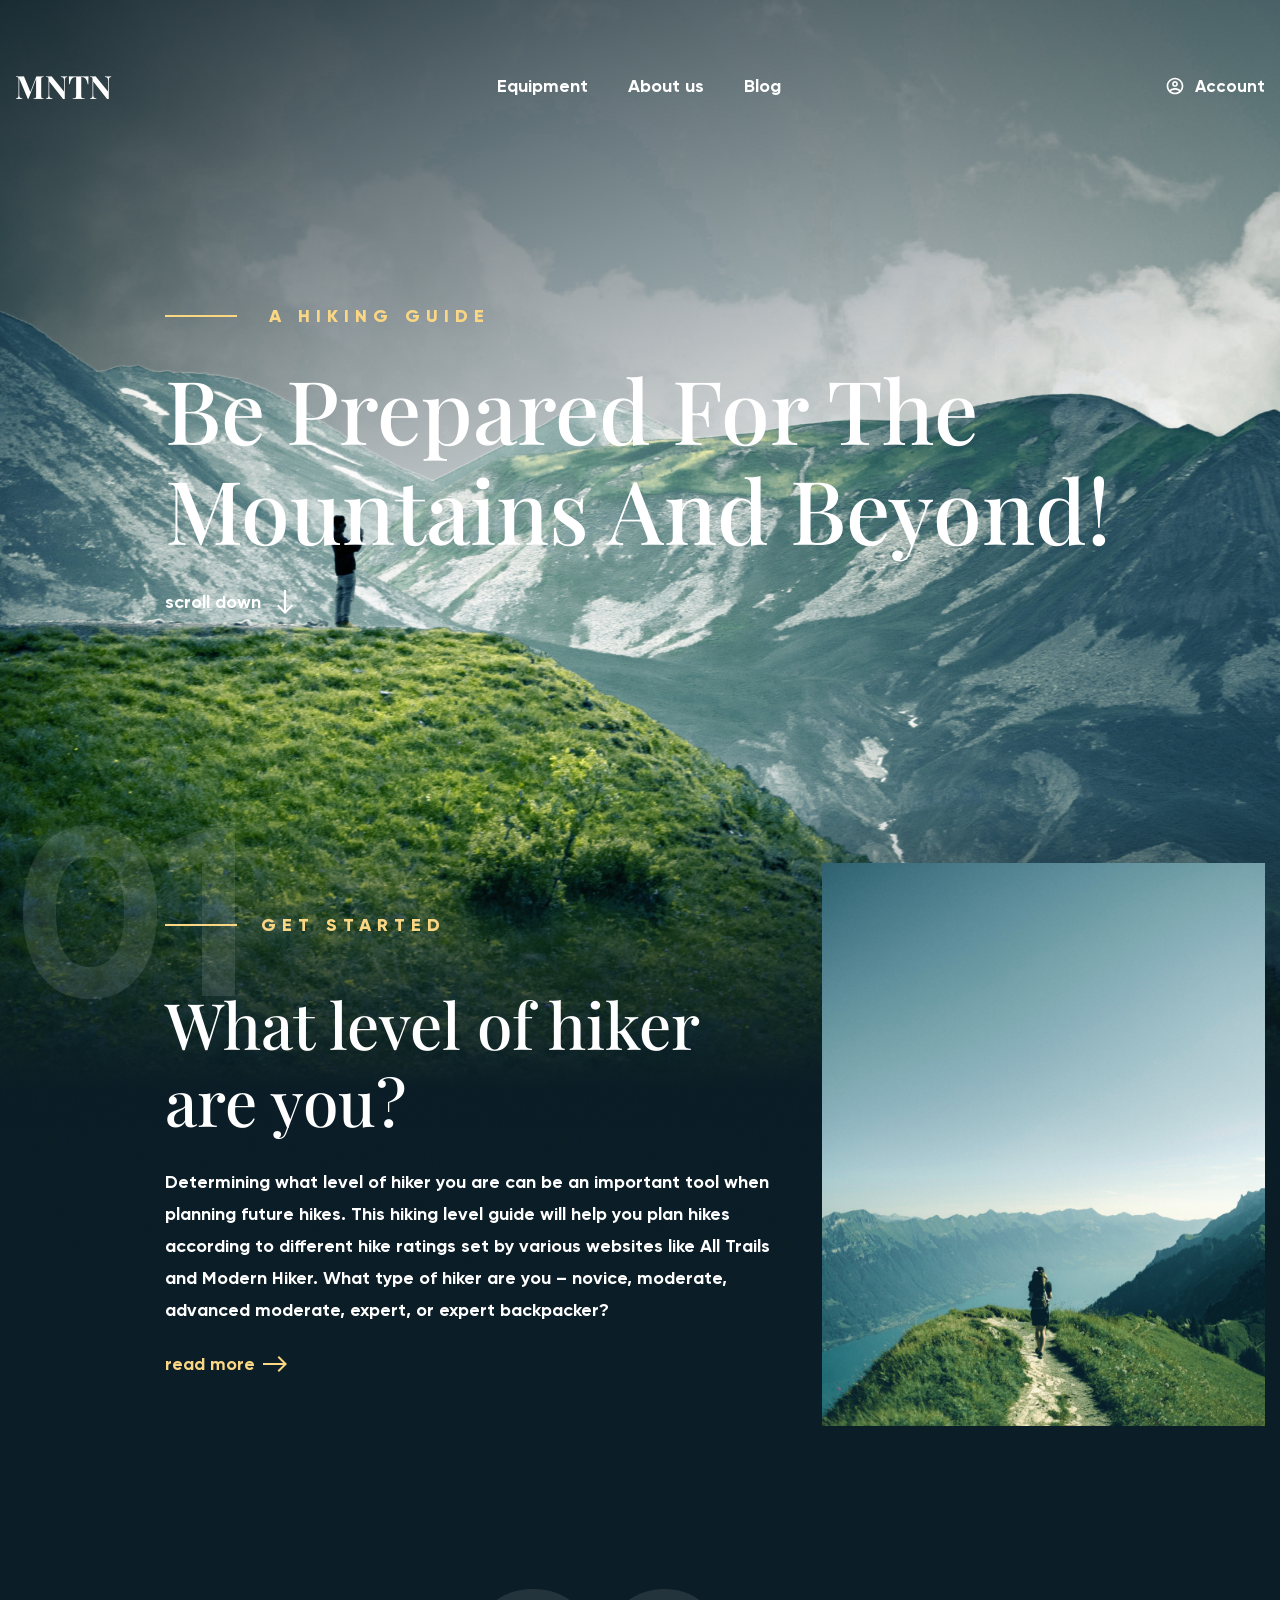
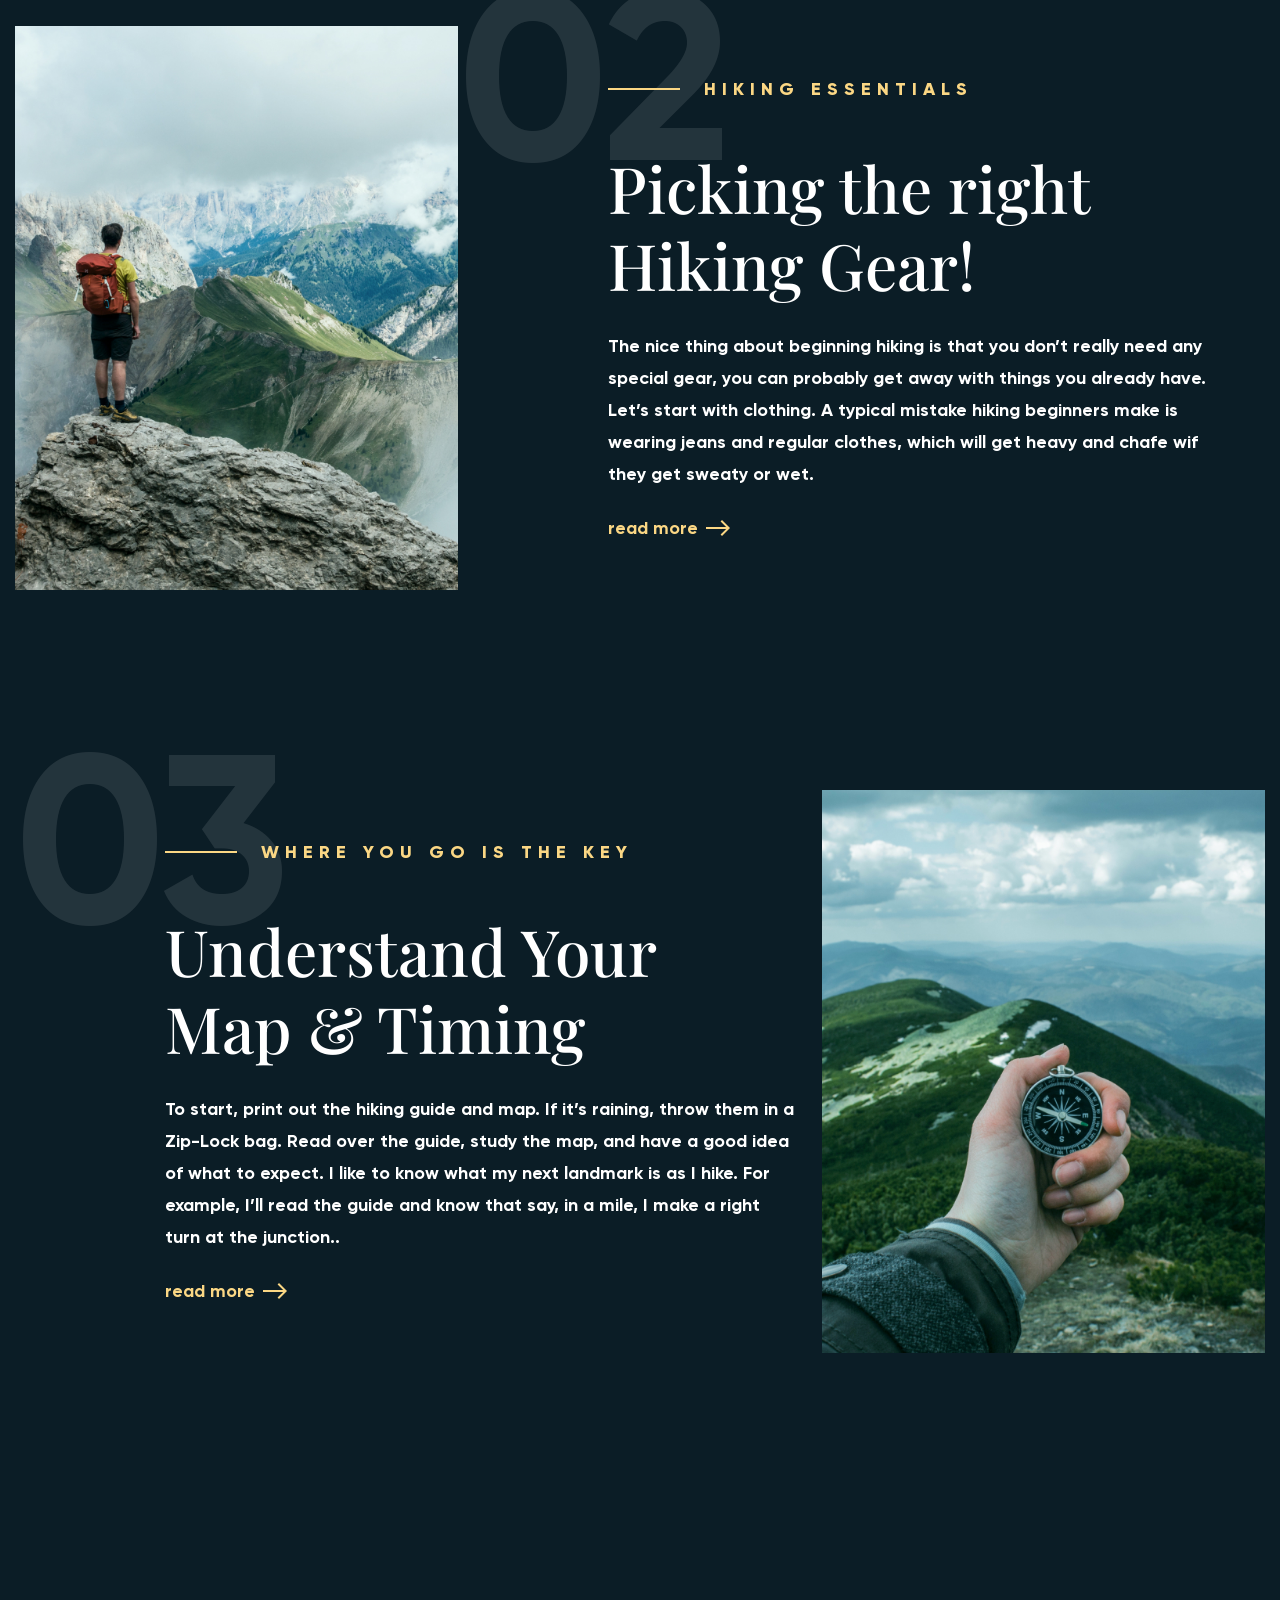
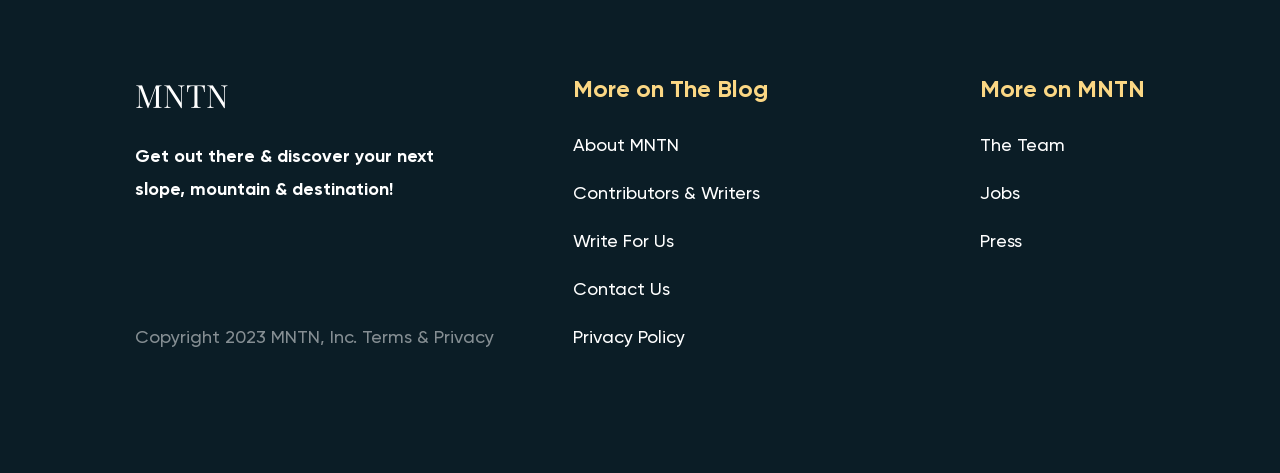
<file: index.html>
<!DOCTYPE html>
<html lang="en">
  <head>
    <meta charset="UTF-8" />
    <meta http-equiv="X-UA-Compatible" content="IE=edge" />
    <meta name="viewport" content="width=device-width, initial-scale=1.0" />
    <title>MNTN</title>
    <link rel="stylesheet" href="./css/main.css" />
    <link rel="stylesheet" href="./css/media.css" />
    <link rel="stylesheet" href="./fonts/Gilroy/stylesheet.css" />
    <link rel="preconnect" href="https://fonts.googleapis.com" />
    <link rel="preconnect" href="https://fonts.gstatic.com" crossorigin />
    <link
      href="https://fonts.googleapis.com/css2?family=Playfair+Display:wght@500;600;700&display=swap"
      rel="stylesheet"
    />
  </head>
  <body>
    <header class="header">
      <nav class="nav-wrapper">
        <div class="container-wide">
          <div class="row space-between align-center">
            <h2 class="logo">MNTN</h2>

            <div class="nav">
              <ul>
                <li><a href="#">Equipment</a></li>
                <li><a href="#">About us</a></li>
                <li><a href="#">Blog</a></li>
              </ul>
            </div>
            <a href="#" class="account">Account</a>

            <button class="nav-button">
              <span class="nav-button-icon"></span>
            </button>

            <div class="mobile-nav">
              <div class="nav">
                <ul>
                  <li><a href="#">Equipment</a></li>
                  <li><a href="#">About us</a></li>
                  <li><a href="#">Blog</a></li>
                </ul>
              </div>
              <a href="#" class="account">Account</a>
            </div>
          </div>
        </div>
      </nav>

      <a href="#" class="hero">
        <div class="hero-category">A Hiking guide</div>
        <h1 class="hero-title">Be prepared for the Mountains and beyond!</h1>
        <p class="hero-scroll">scroll down</p>
      </a>
    </header>

    <main class="main">
      <div class="container">
        <article class="article">
          <div class="article-text" data-number="01">
            <div class="article-subtitle">Get Started</div>
            <h2 class="article-title">What level of hiker are you?</h2>
            <p>
              Determining what level of hiker you are can be an important tool
              when planning future hikes. This hiking level guide will help you
              plan hikes according to different hike ratings set by various
              websites like All Trails and Modern Hiker. What type of hiker are
              you – novice, moderate, advanced moderate, expert, or expert
              backpacker?
            </p>
            <a href="#" class="article-read-more">read more</a>
          </div>
          <div class="article-img">
            <img
              src="./img/pictures/01.jpg"
              alt="What level of  hiker are you?"
            />
          </div>
        </article>

        <article class="article">
          <div class="article-text" data-number="02">
            <div class="article-subtitle">Hiking Essentials</div>
            <h2 class="article-title">Picking the right Hiking Gear!</h2>
            <p>
              The nice thing about beginning hiking is that you don’t really
              need any special gear, you can probably get away with things you
              already have. Let’s start with clothing. A typical mistake hiking
              beginners make is wearing jeans and regular clothes, which will
              get heavy and chafe wif they get sweaty or wet.
            </p>
            <a href="#" class="article-read-more">read more</a>
          </div>
          <div class="article-img">
            <img
              src="./img/pictures/02.jpg"
              alt="What level of  hiker are you?"
            />
          </div>
        </article>

        <article class="article">
          <div class="article-text" data-number="03">
            <div class="article-subtitle">where you go is the key</div>
            <h2 class="article-title">Understand Your Map & Timing</h2>
            <p>
              To start, print out the hiking guide and map. If it’s raining,
              throw them in a Zip-Lock bag. Read over the guide, study the map,
              and have a good idea of what to expect. I like to know what my
              next landmark is as I hike. For example, I’ll read the guide and
              know that say, in a mile, I make a right turn at the junction..
            </p>
            <a href="#" class="article-read-more">read more</a>
          </div>
          <div class="article-img">
            <img
              src="./img/pictures/03.jpg"
              alt="What level of  hiker are you?"
            />
          </div>
        </article>
      </div>
    </main>

    <footer class="footer">
      <div class="container">
        <div class="footer-row">
          <div class="footer-copyright">
            <div class="footer-copyright-logo">
              <div class="logo">MNTN</div>
            </div>
            <p class="footer-copyright-desc">
              Get out there & discover your next slope, mountain & destination!
            </p>
            <p class="footer-copyright-terms">
              Copyright 2023 MNTN, Inc. Terms & Privacy
            </p>
          </div>

          <div class="footer-nav-wrapper">
            <div class="footer-nav">
              <h4 class="footer-nav-title">More on The Blog</h4>
              <ul>
                <li><a href="#">About MNTN</a></li>
                <li><a href="#">Contributors & Writers</a></li>
                <li><a href="#">Write For Us</a></li>
                <li><a href="#">Contact Us</a></li>
                <li><a href="#">Privacy Policy</a></li>
              </ul>
            </div>

            <div class="footer-nav">
              <h4 class="footer-nav-title">More on MNTN</h4>
              <ul>
                <li><a href="#">The Team</a></li>
                <li><a href="#">Jobs</a></li>
                <li><a href="#">Press</a></li>
              </ul>
            </div>
          </div>
        </div>
      </div>
    </footer>

    <script src="./js/main.js"></script>
  </body>
</html>
</file>
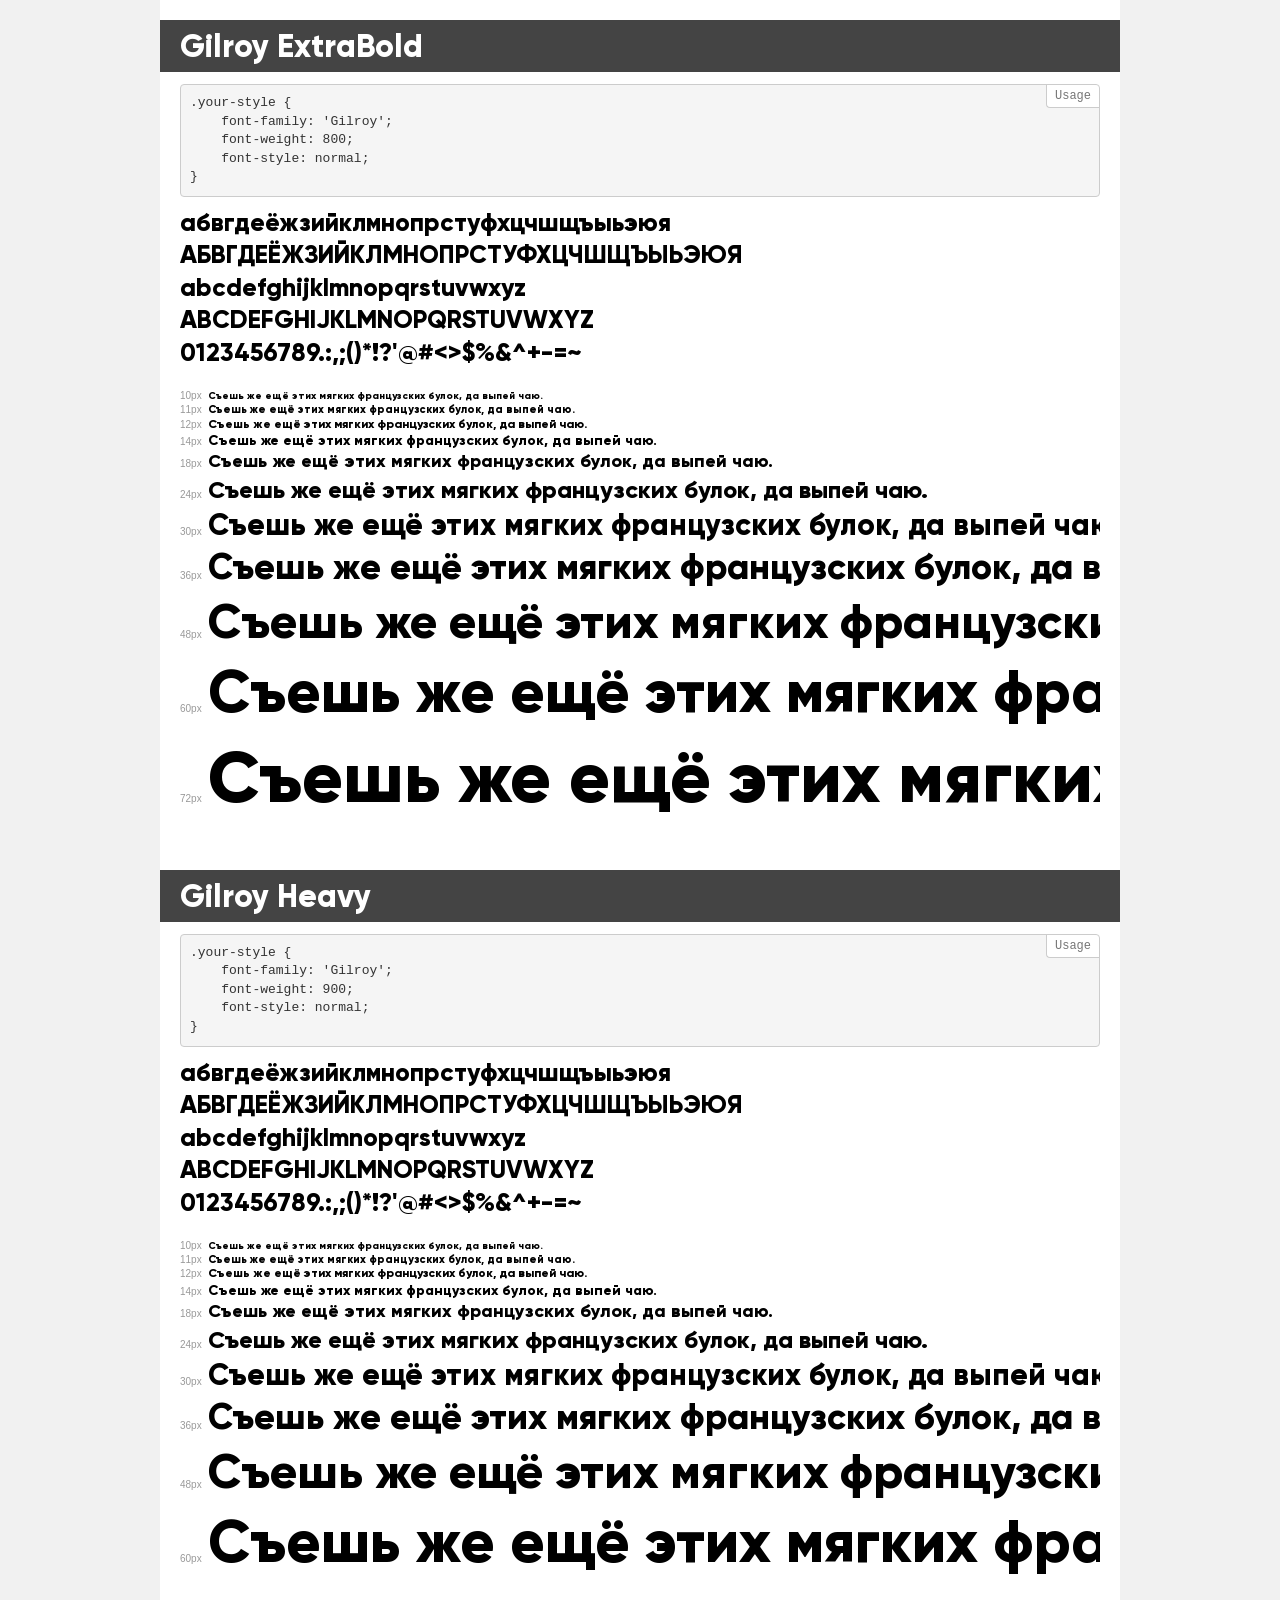
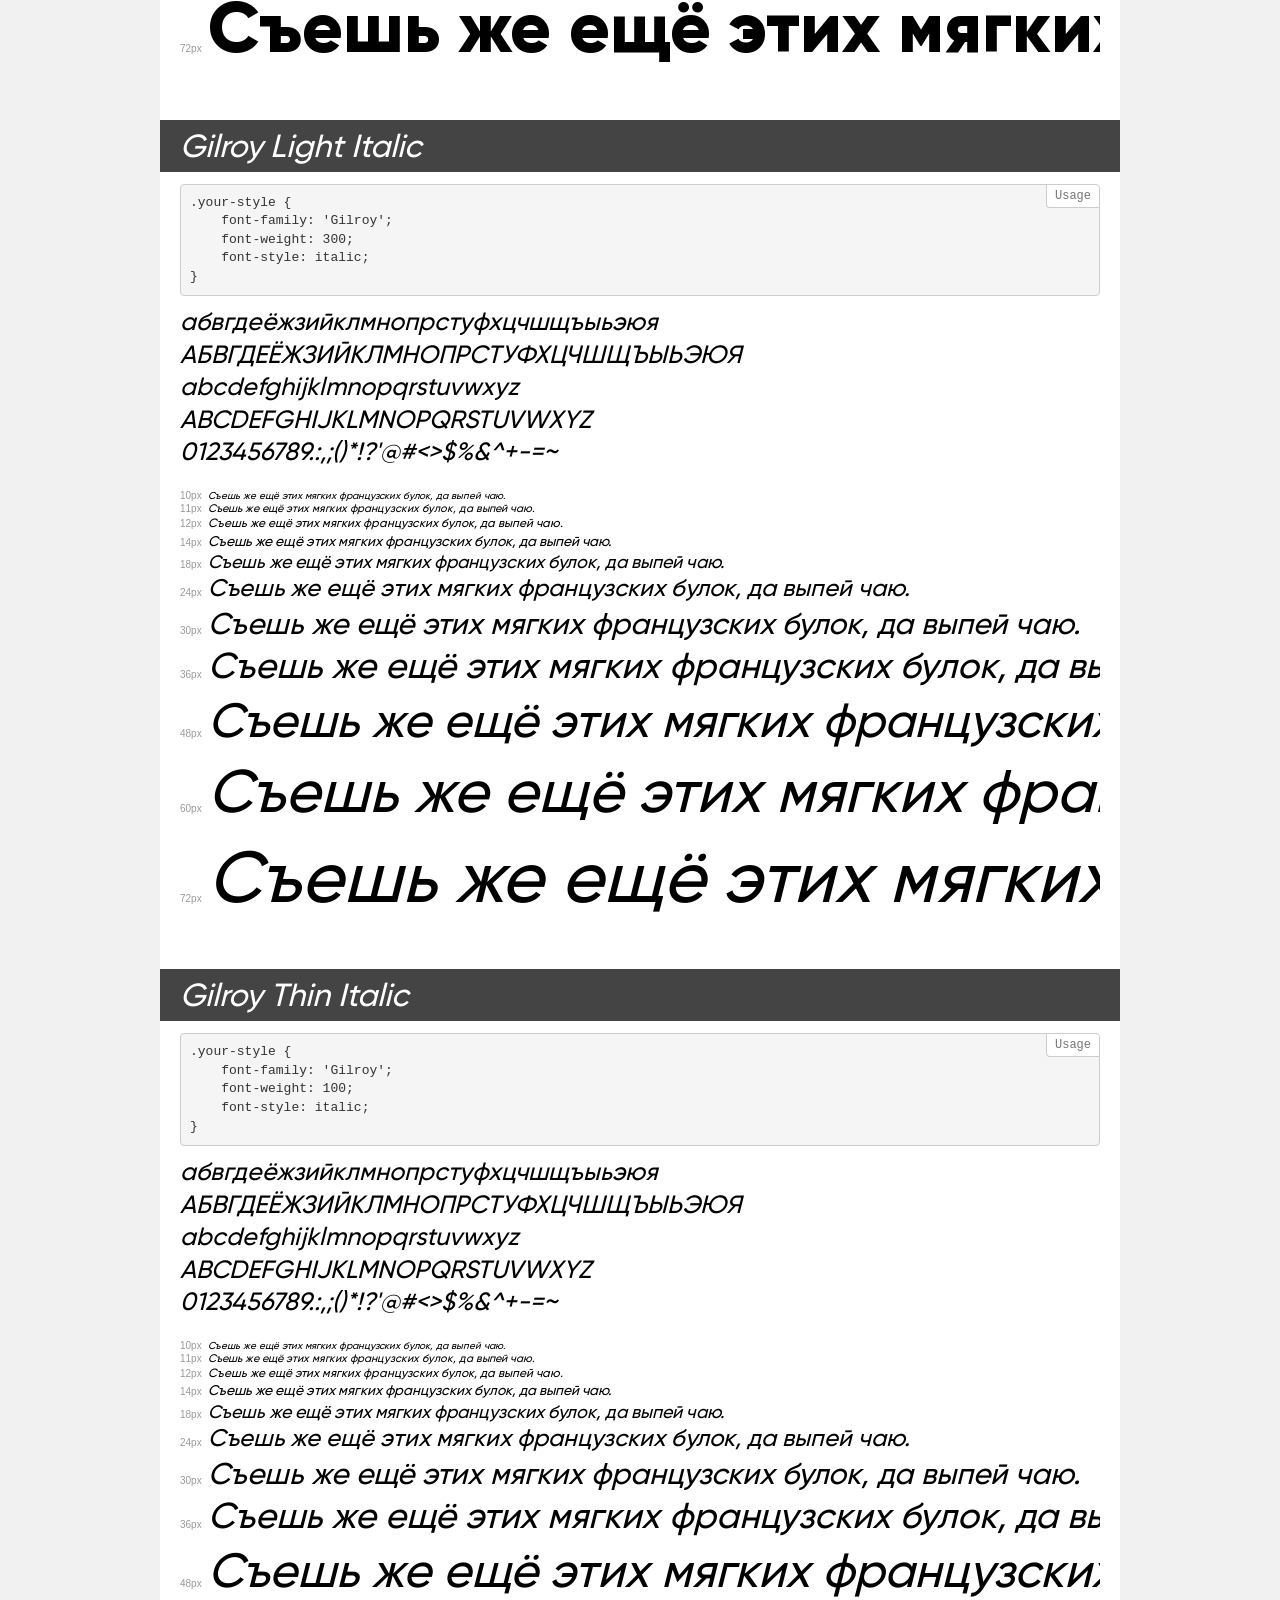
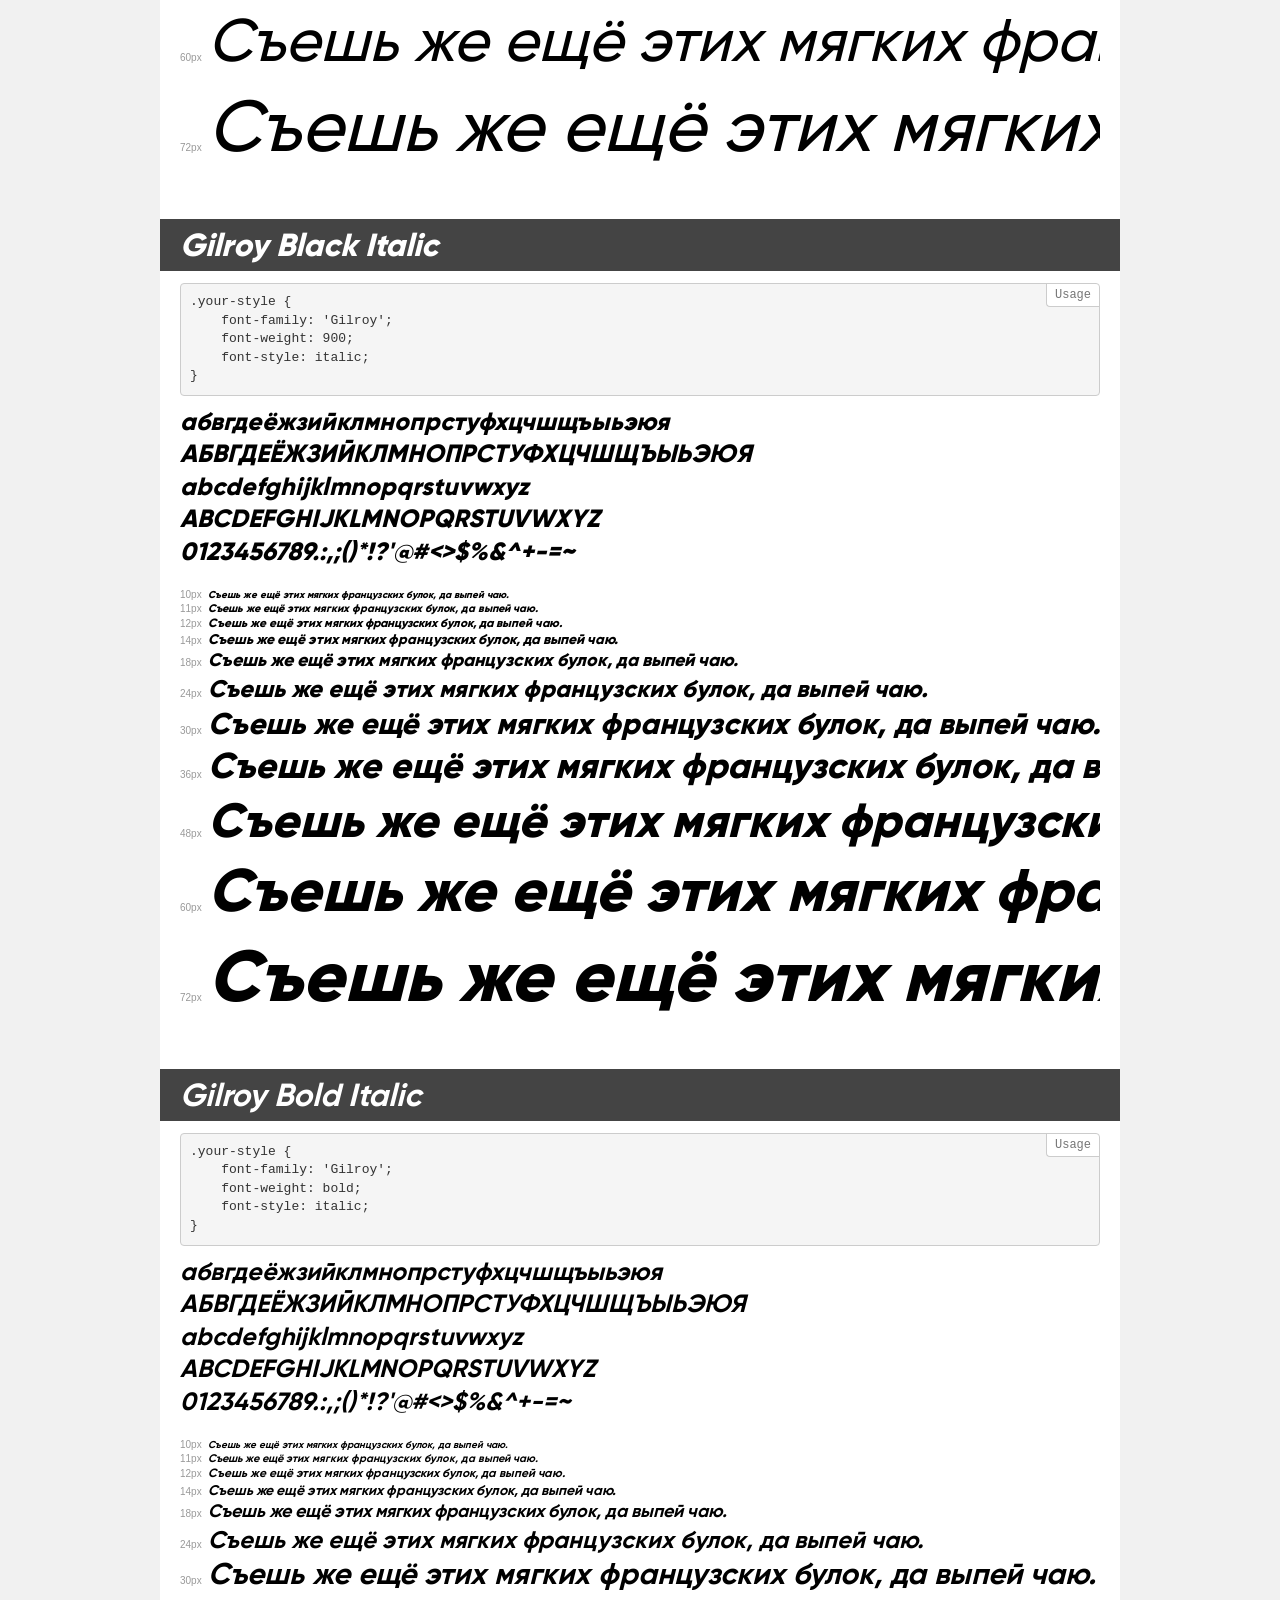
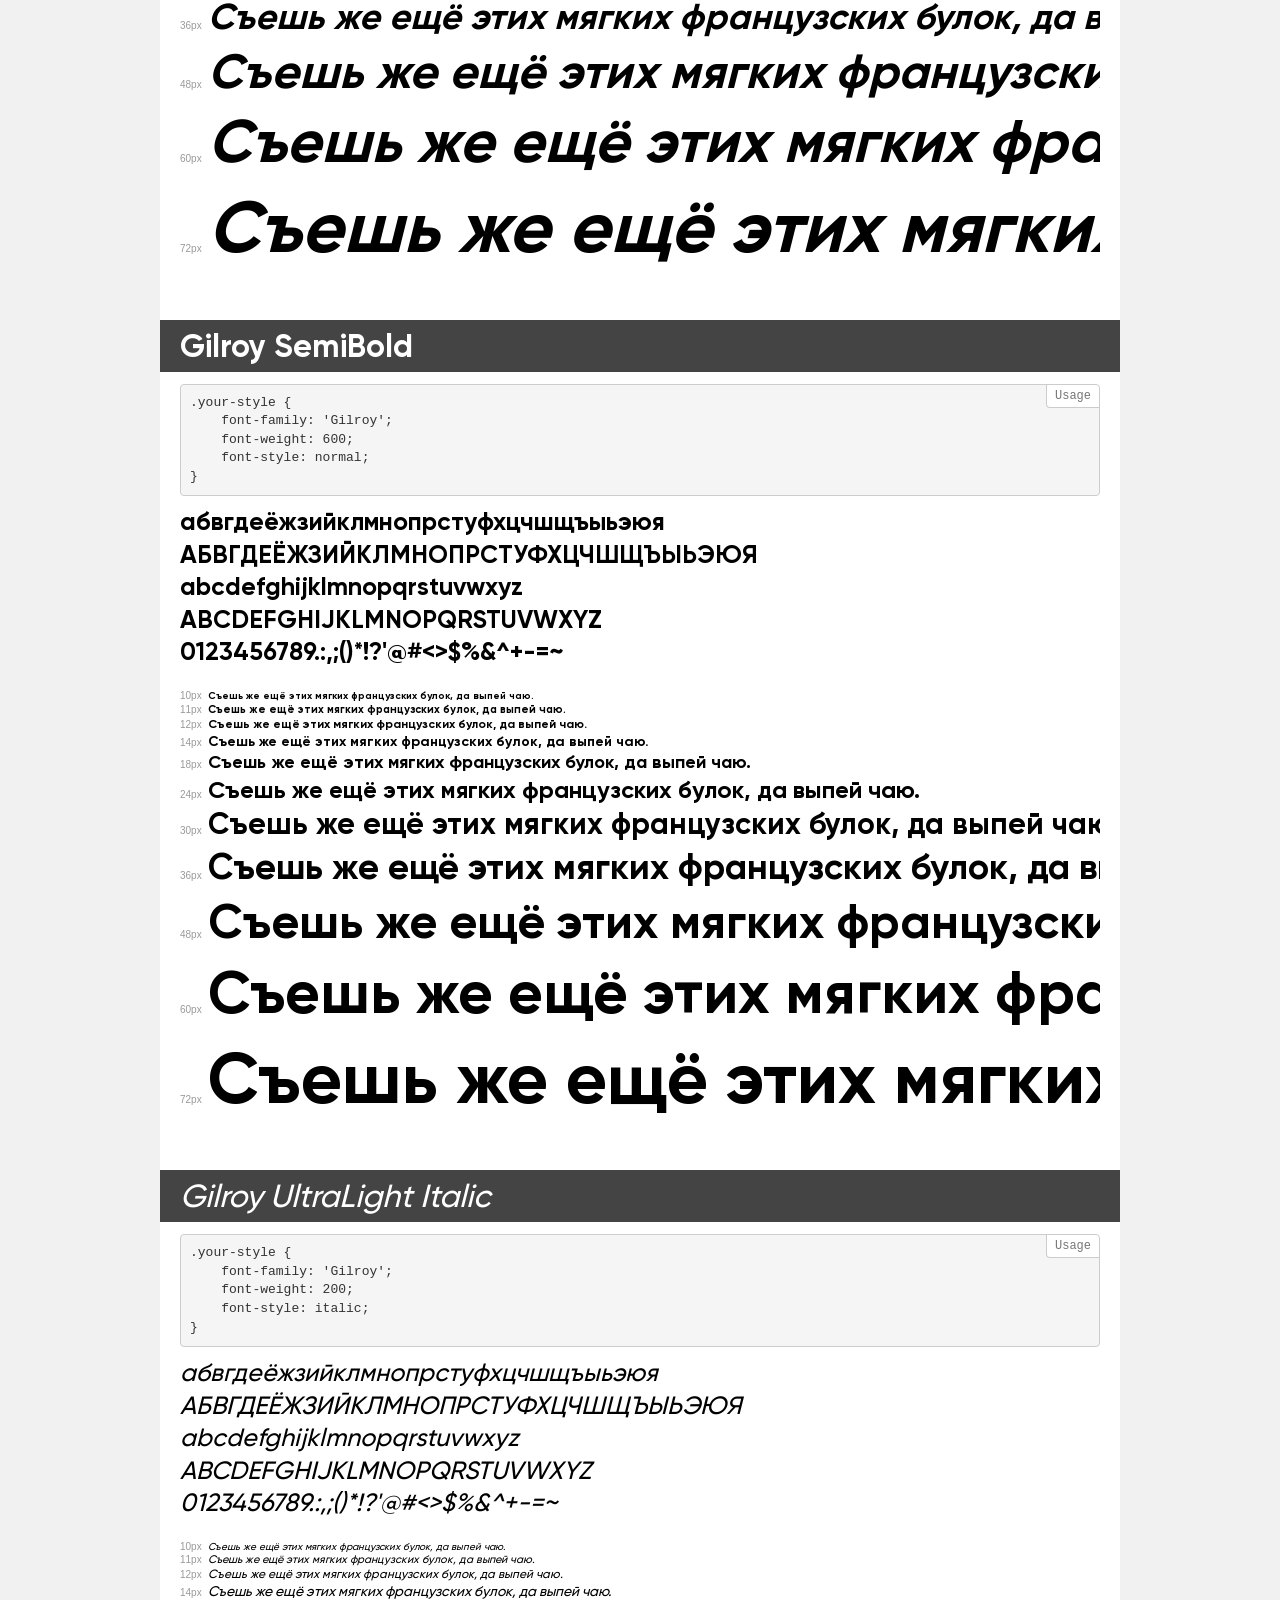
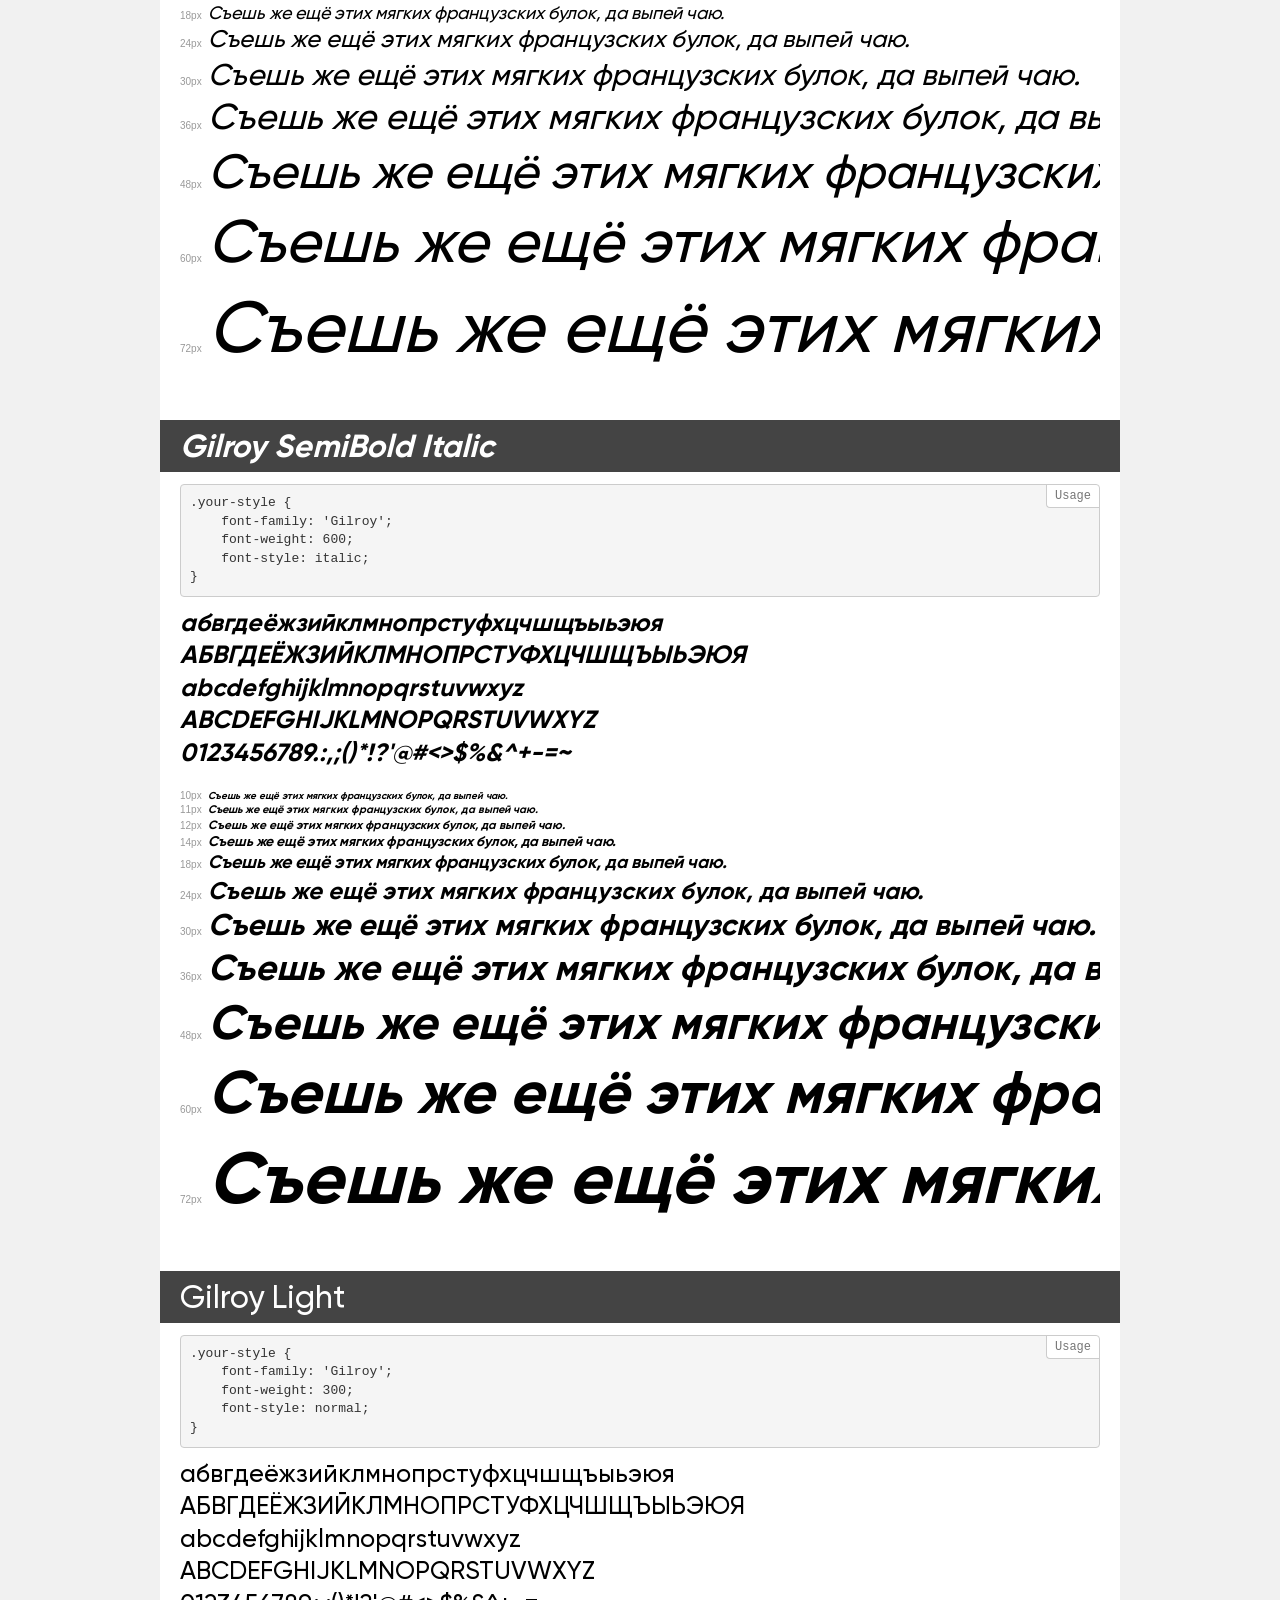
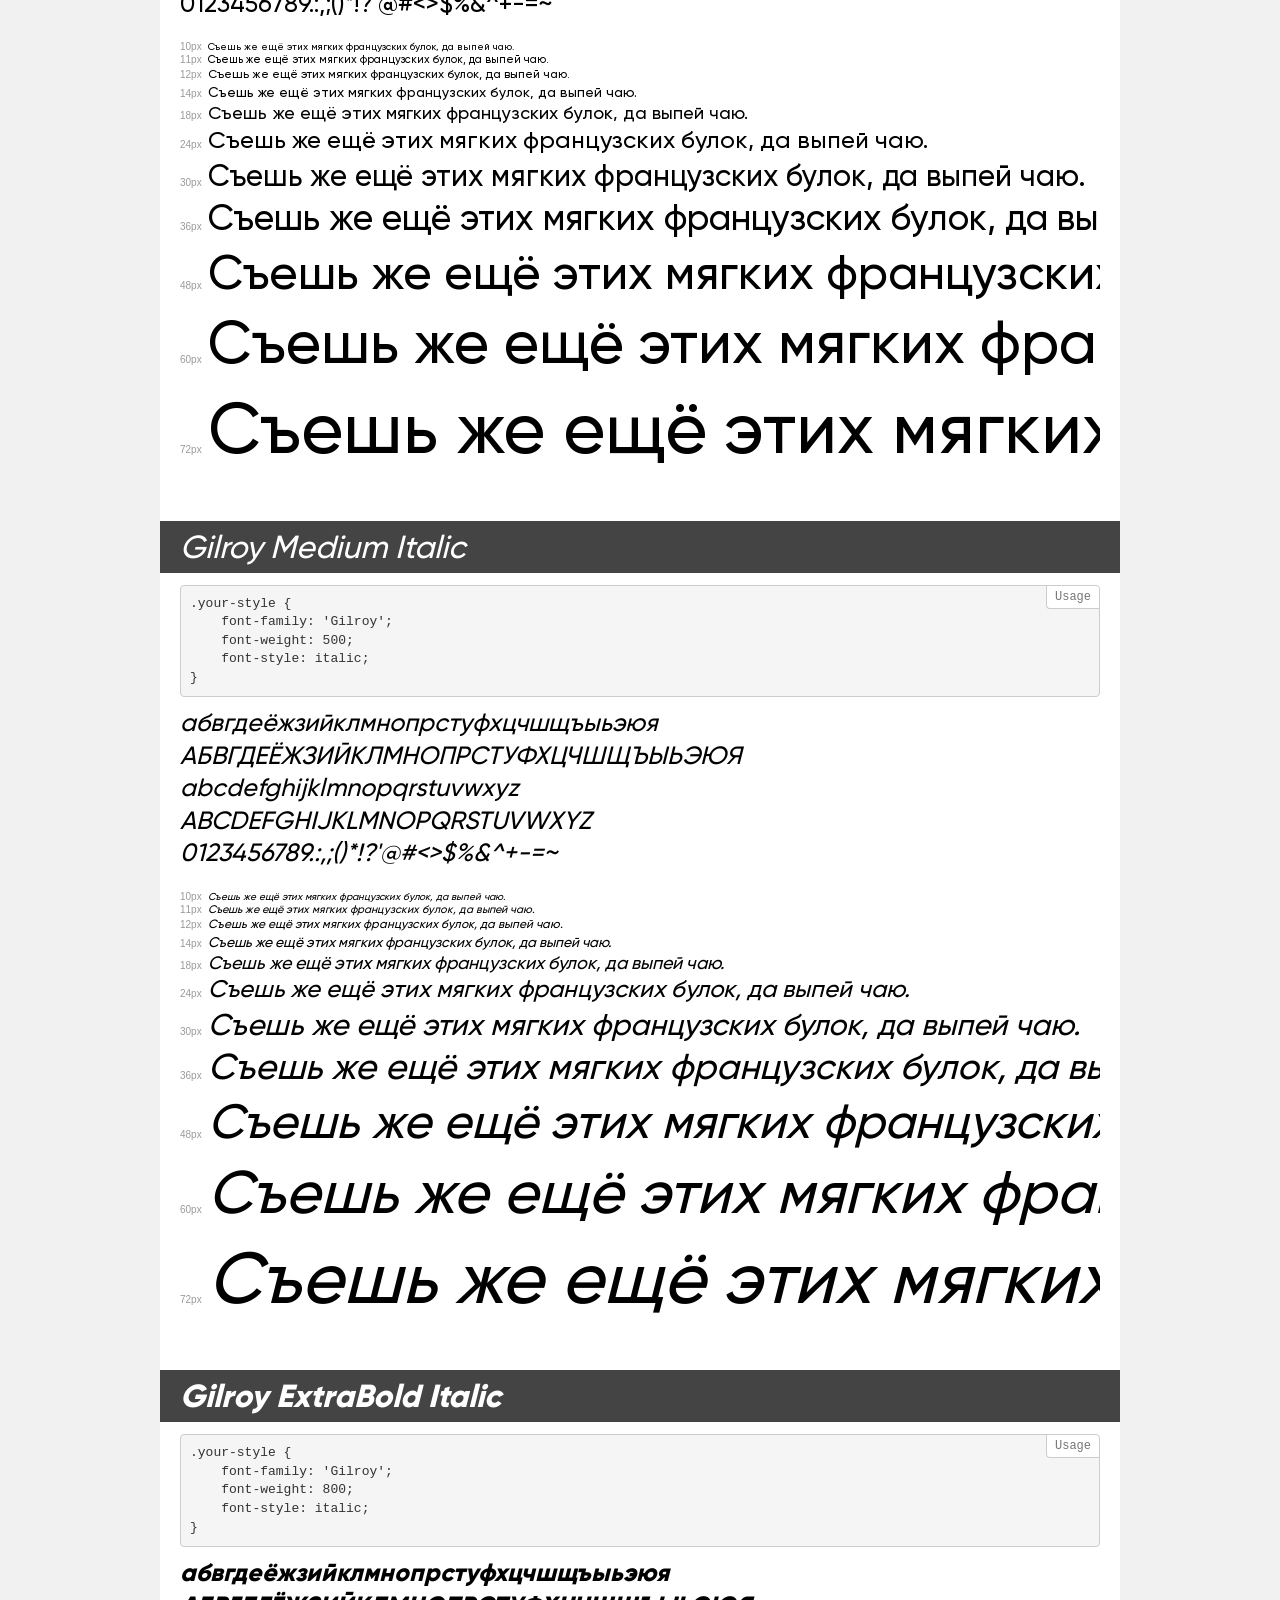
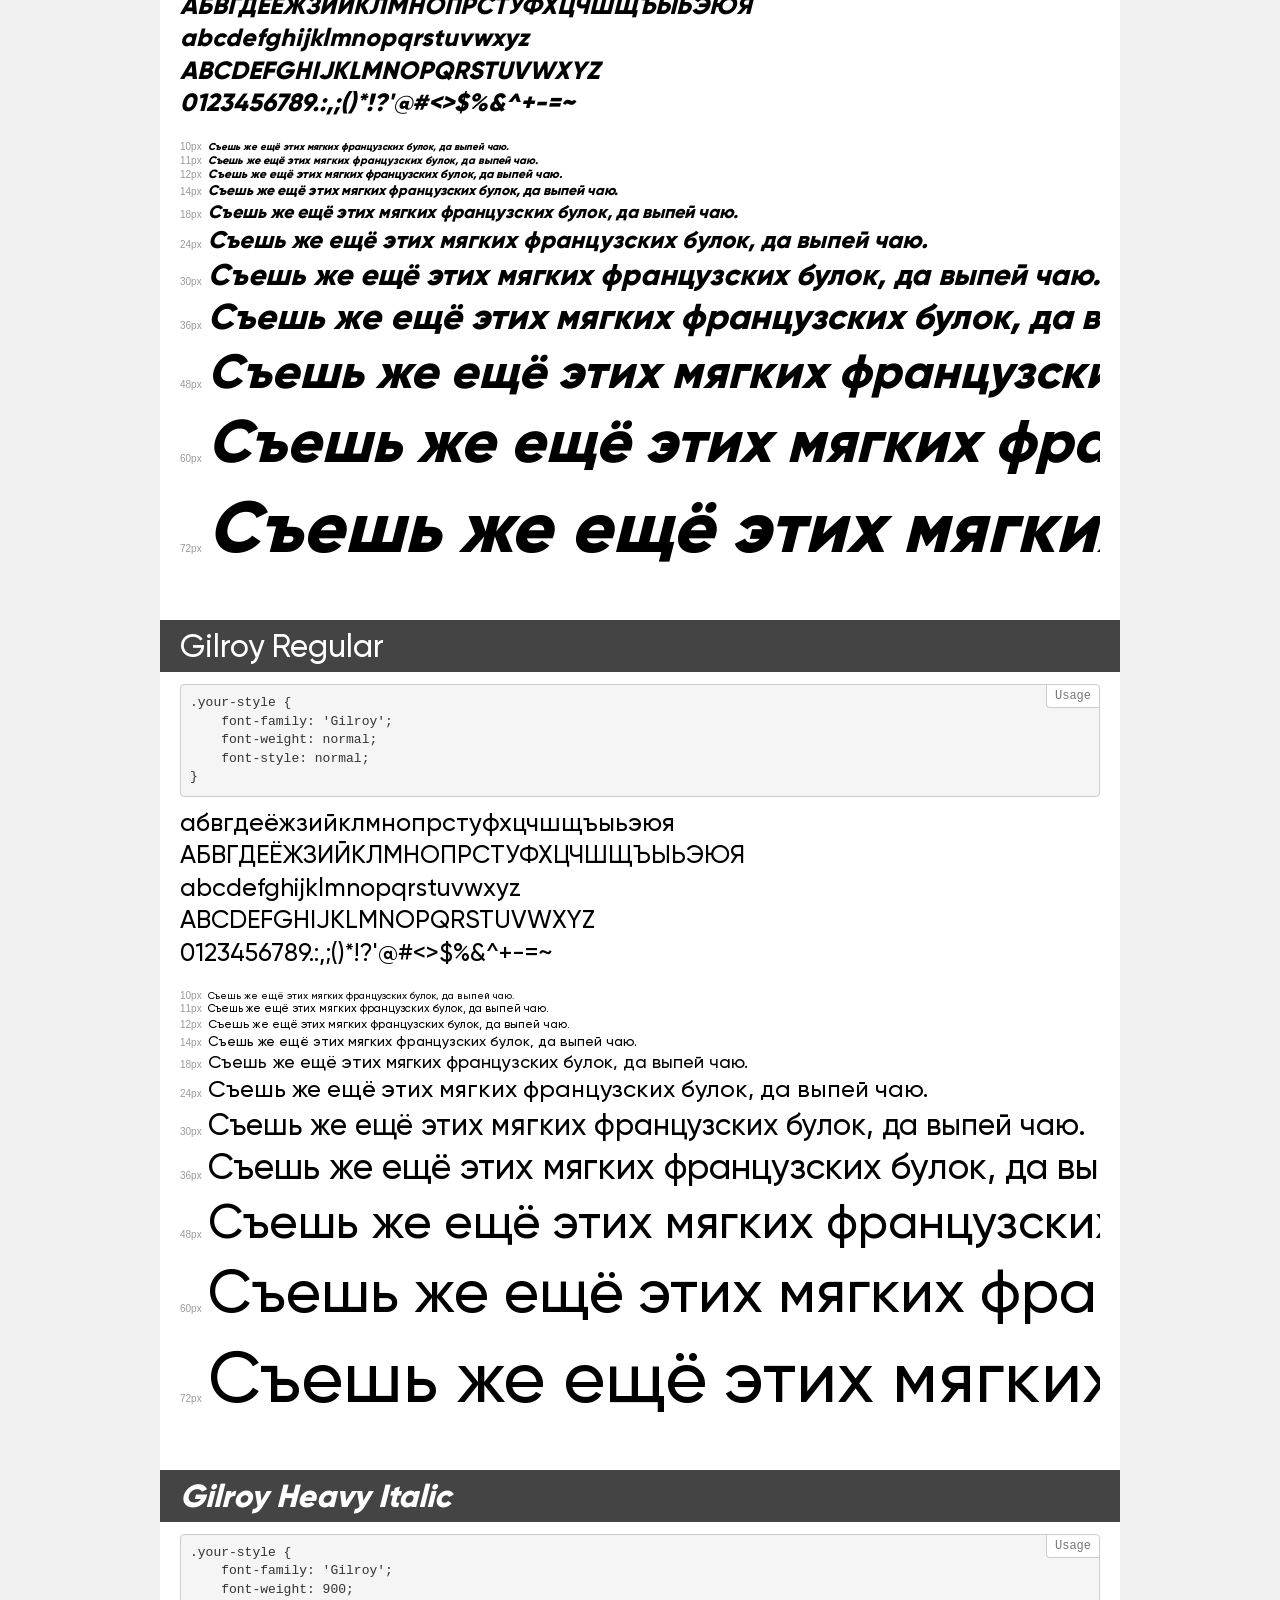
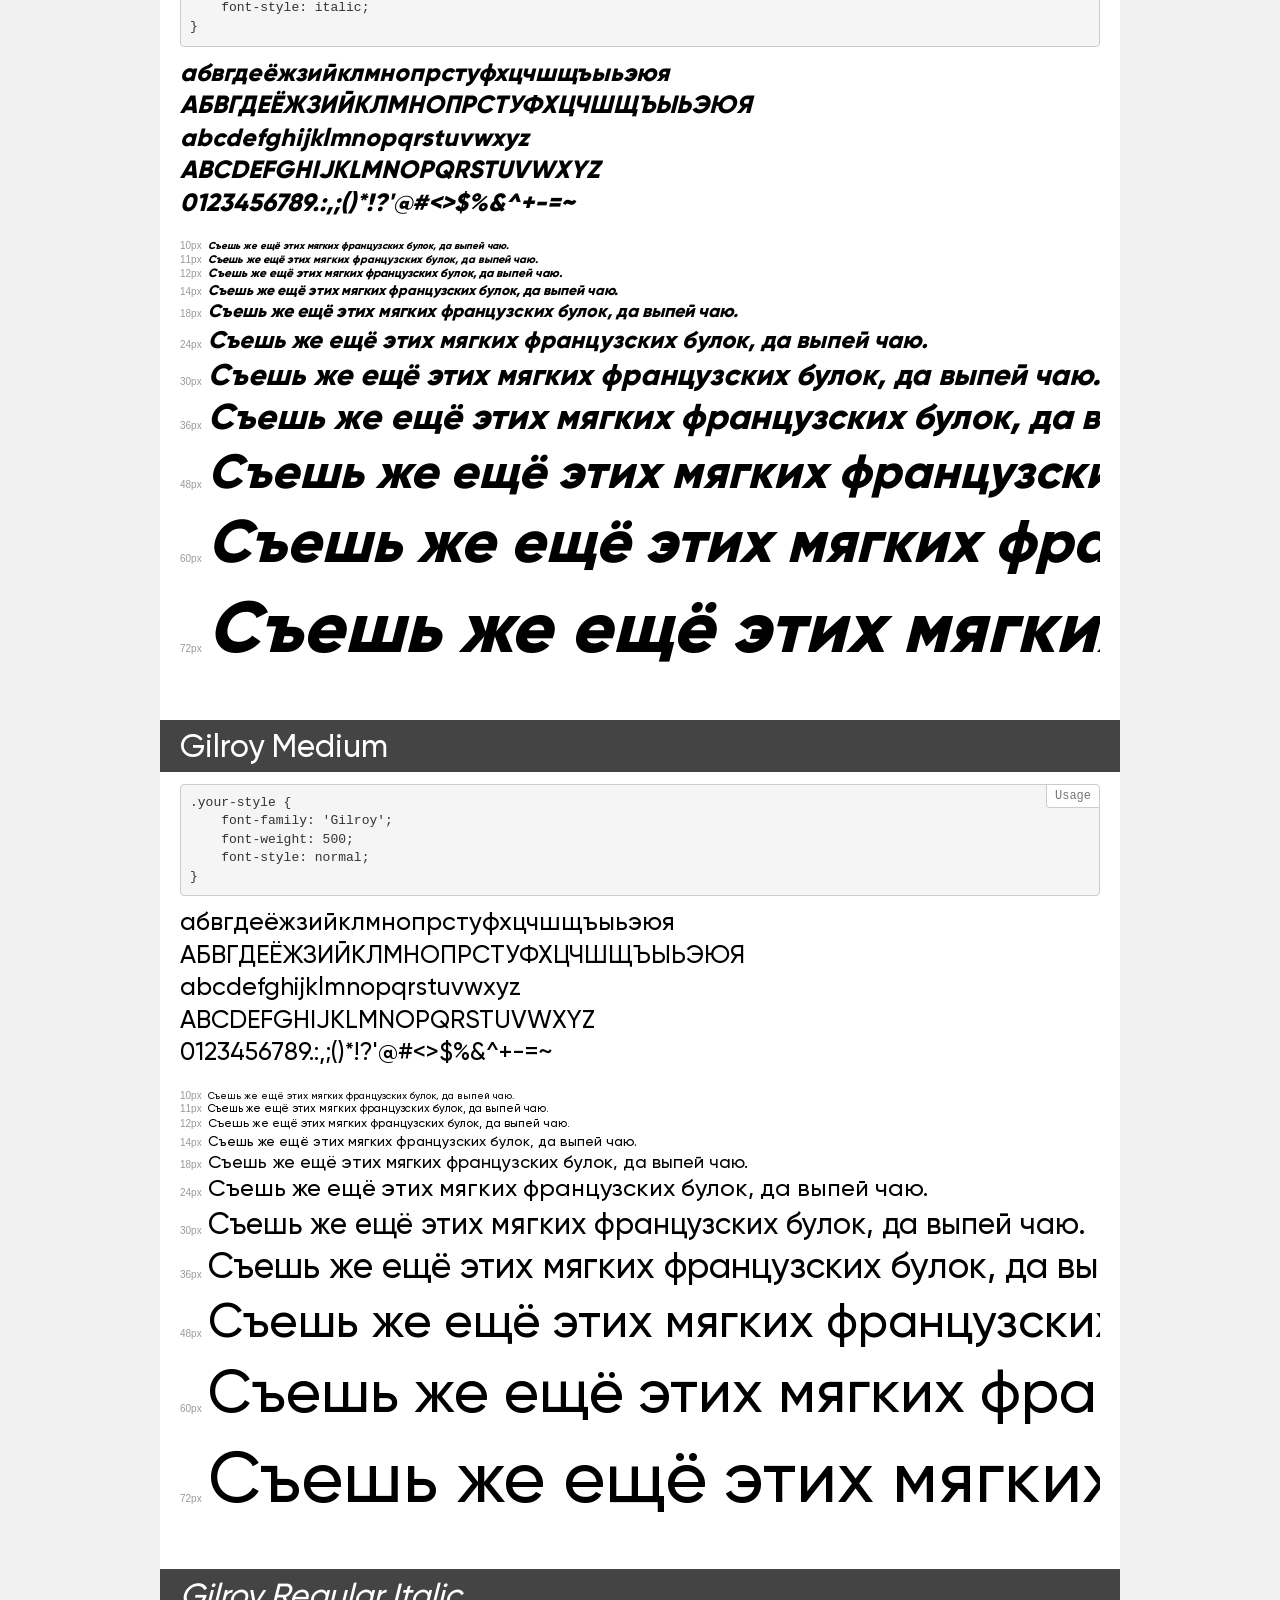
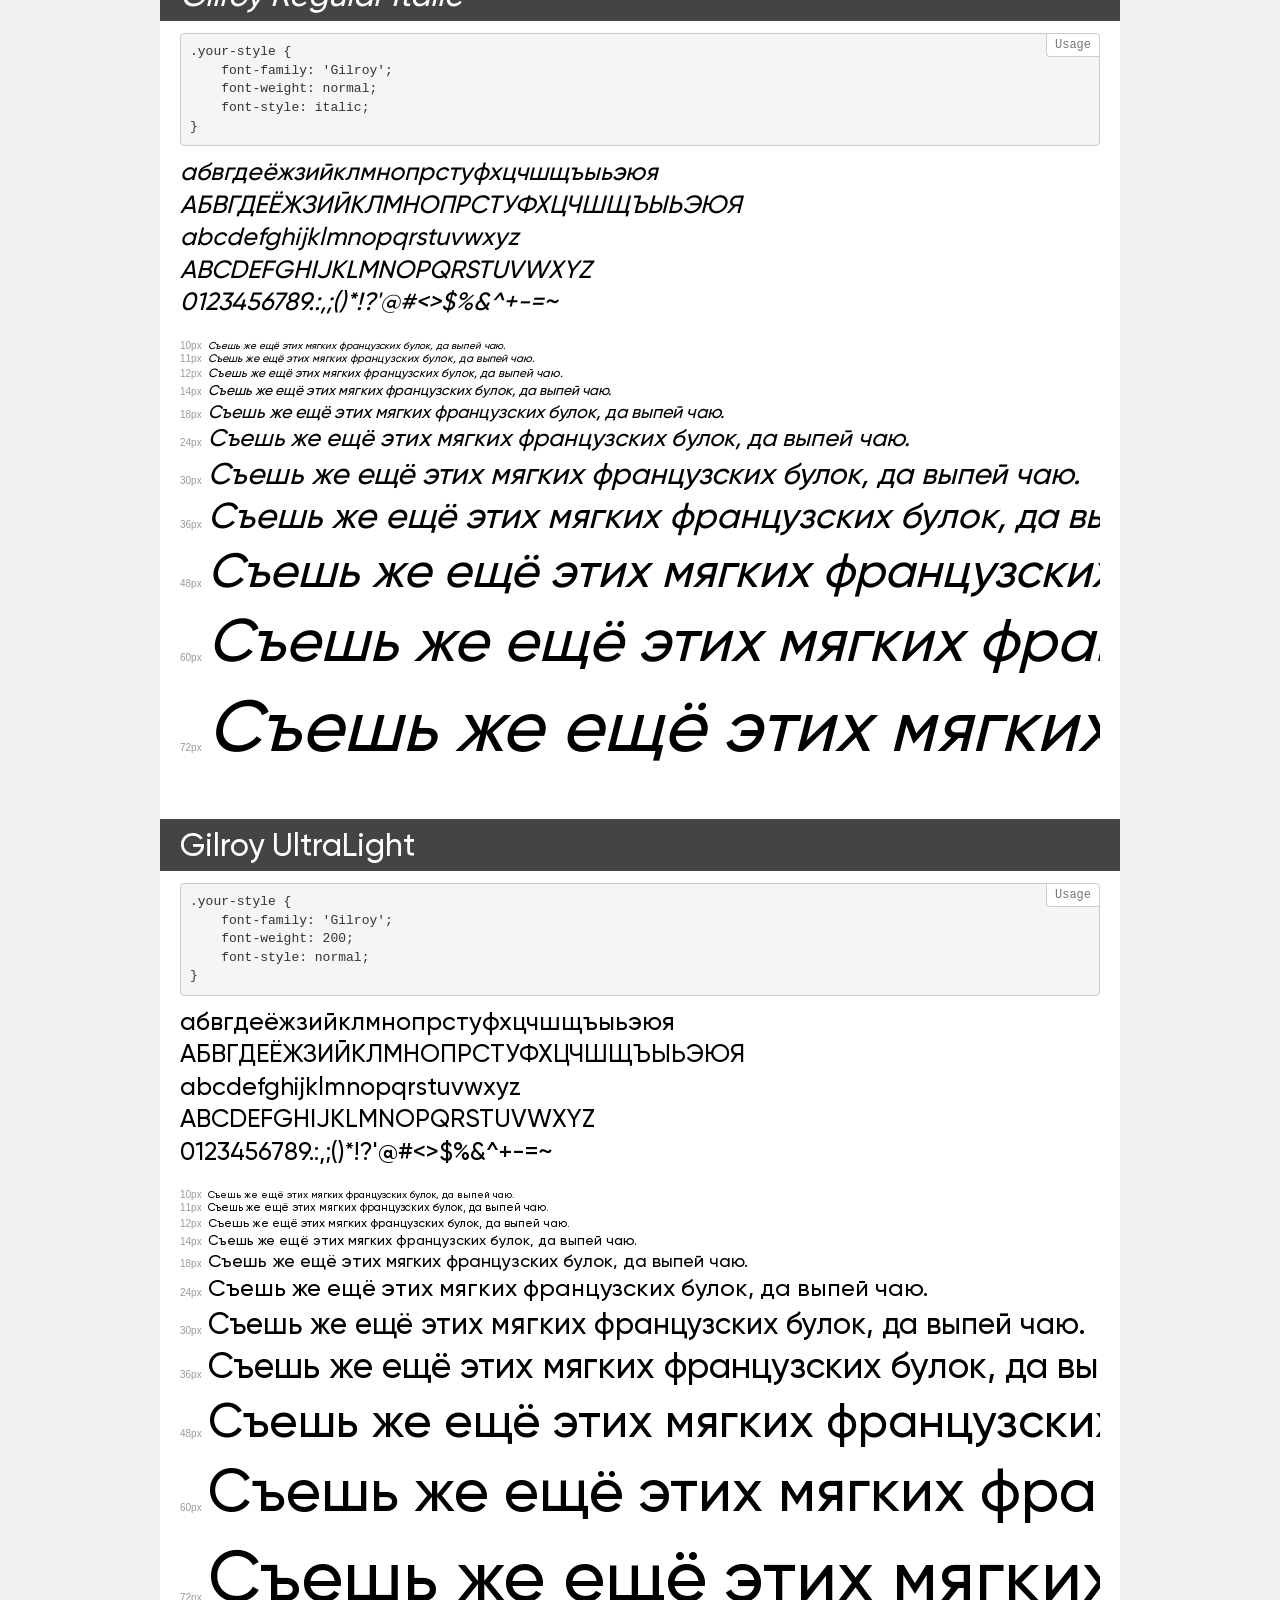
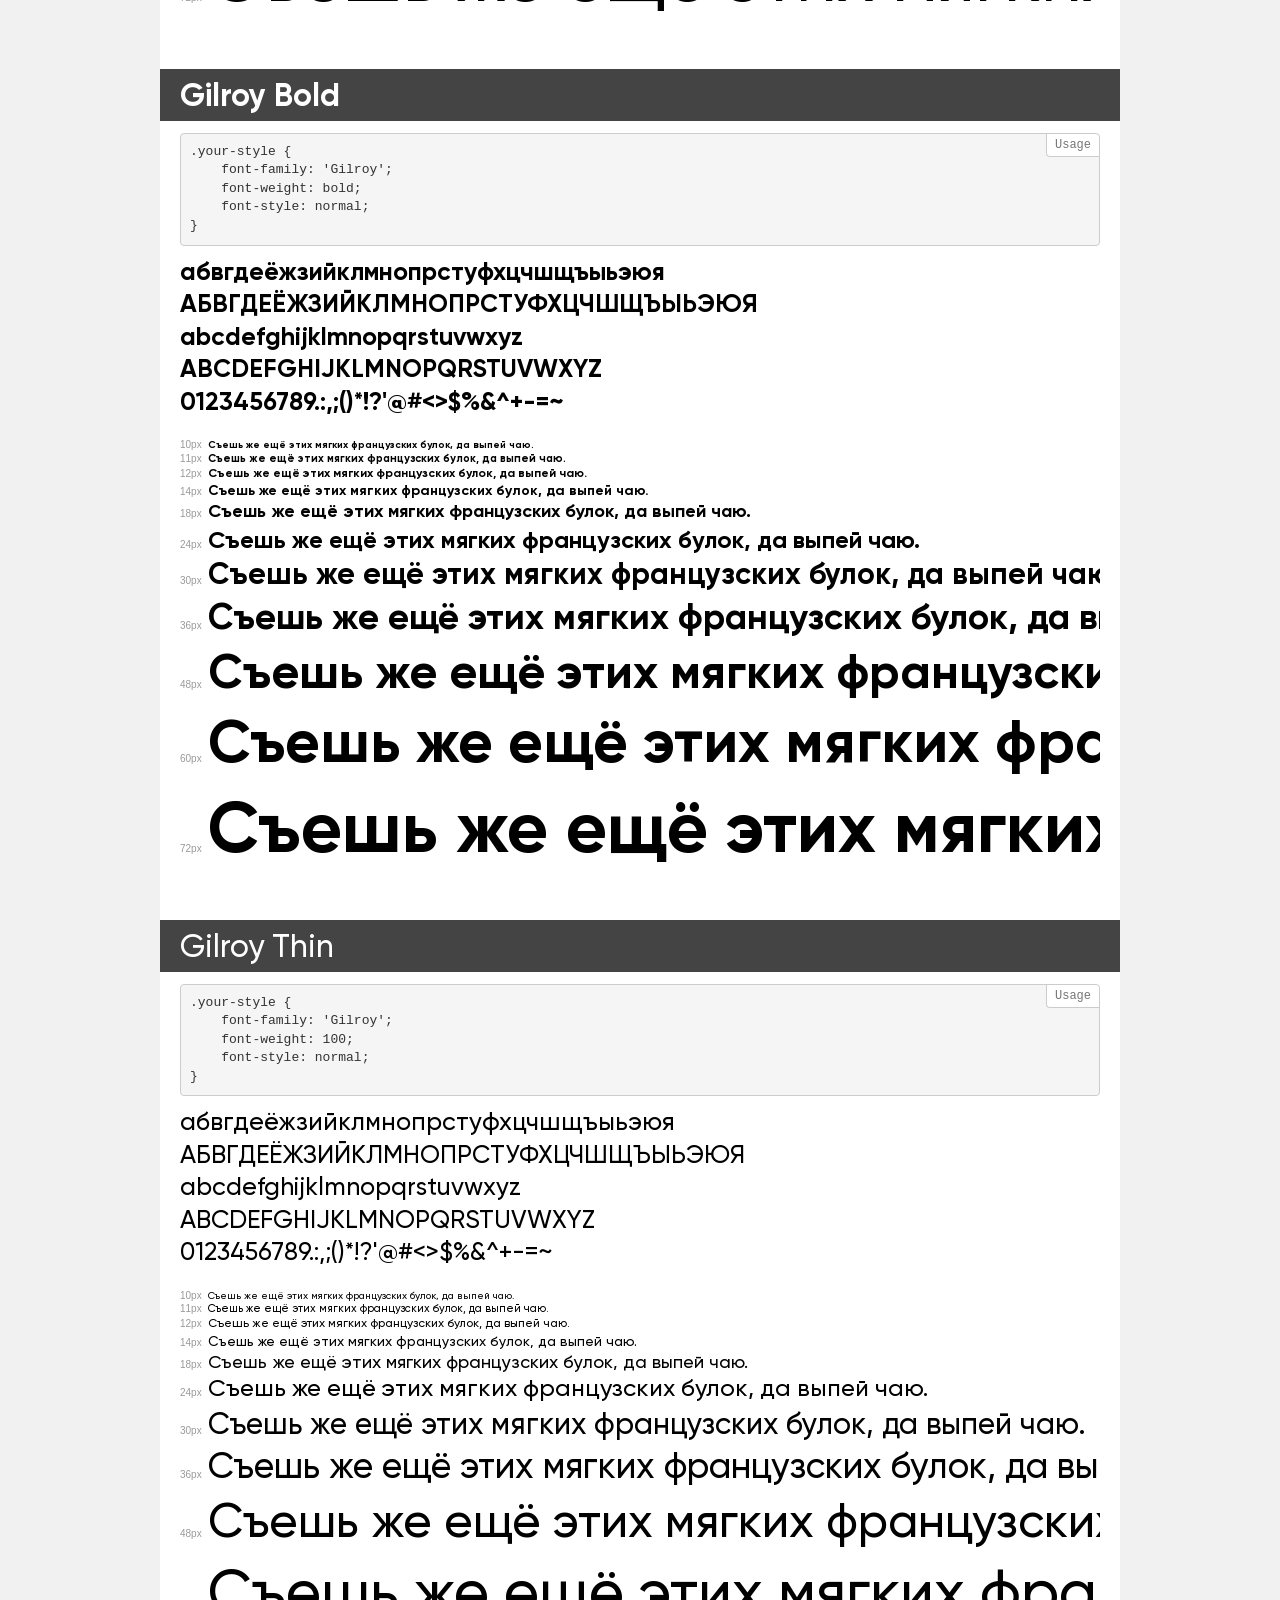
<file: fonts/Gilroy/demo.html>
<!DOCTYPE html>
<html>
<head>
    <meta charset="utf-8">
    <meta http-equiv="X-UA-Compatible" content="IE=edge">
    <meta name="viewport" content="width=device-width, initial-scale=1">
    <meta name="robots" content="noindex, noarchive">
    <meta name="format-detection" content="telephone=no">
    <title>Transfonter demo</title>
    <link href="stylesheet.css" rel="stylesheet">
    <style>
        /*
        http://meyerweb.com/eric/tools/css/reset/
        v2.0 | 20110126
        License: none (public domain)
        */
        html, body, div, span, applet, object, iframe,
        h1, h2, h3, h4, h5, h6, p, blockquote, pre,
        a, abbr, acronym, address, big, cite, code,
        del, dfn, em, img, ins, kbd, q, s, samp,
        small, strike, strong, sub, sup, tt, var,
        b, u, i, center,
        dl, dt, dd, ol, ul, li,
        fieldset, form, label, legend,
        table, caption, tbody, tfoot, thead, tr, th, td,
        article, aside, canvas, details, embed,
        figure, figcaption, footer, header, hgroup,
        menu, nav, output, ruby, section, summary,
        time, mark, audio, video {
            margin: 0;
            padding: 0;
            border: 0;
            font-size: 100%;
            font: inherit;
            vertical-align: baseline;
        }
        /* HTML5 display-role reset for older browsers */
        article, aside, details, figcaption, figure,
        footer, header, hgroup, menu, nav, section {
            display: block;
        }
        body {
            line-height: 1;
        }
        ol, ul {
            list-style: none;
        }
        blockquote, q {
            quotes: none;
        }
        blockquote:before, blockquote:after,
        q:before, q:after {
            content: '';
            content: none;
        }
        table {
            border-collapse: collapse;
            border-spacing: 0;
        }
        /* common styles */
        body {
            background: #f1f1f1;
            color: #000;
        }
        .page {
            background: #fff;
            width: 920px;
            margin: 0 auto;
            padding: 20px 20px 0 20px;
            overflow: hidden;
        }
        .font-container {
            overflow-x: auto;
            overflow-y: hidden;
            margin-bottom: 40px;
            line-height: 1.3;
            white-space: nowrap;
            padding-bottom: 5px;
        }
        h1 {
            position: relative;
            background: #444;
            font-size: 32px;
            color: #fff;
            padding: 10px 20px;
            margin: 0 -20px 12px -20px;
        }
        .letters {
            font-size: 25px;
            margin-bottom: 20px;
        }
        .s10:before {
            content: '10px';
        }
        .s11:before {
            content: '11px';
        }
        .s12:before {
            content: '12px';
        }
        .s14:before {
            content: '14px';
        }
        .s18:before {
            content: '18px';
        }
        .s24:before {
            content: '24px';
        }
        .s30:before {
            content: '30px';
        }
        .s36:before {
            content: '36px';
        }
        .s48:before {
            content: '48px';
        }
        .s60:before {
            content: '60px';
        }
        .s72:before {
            content: '72px';
        }
        .s10:before, .s11:before, .s12:before, .s14:before,
        .s18:before, .s24:before, .s30:before, .s36:before,
        .s48:before, .s60:before, .s72:before {
            font-family: Arial, sans-serif;
            font-size: 10px;
            font-weight: normal;
            font-style: normal;
            color: #999;
            padding-right: 6px;
        }
        pre {
            display: block;
            position: relative;
            padding: 9px;
            margin: 0 0 10px;
            font-family: Monaco, Menlo, Consolas, "Courier New", monospace !important;
            font-size: 13px;
            line-height: 1.428571429;
            color: #333;
            font-weight: normal !important;
            font-style: normal !important;
            background-color: #f5f5f5;
            border: 1px solid #ccc;
            overflow-x: auto;
            border-radius: 4px;
        }
        pre:after {
            display: block;
            position: absolute;
            right: 0;
            top: 0;
            content: 'Usage';
            line-height: 1;
            padding: 5px 8px;
            font-size: 12px;
            color: #767676;
            background-color: #fff;
            border: 1px solid #ccc;
            border-right: none;
            border-top: none;
            border-radius: 0 4px 0 4px;
            z-index: 10;
        }
        /* responsive */
        @media (max-width: 959px) {
            .page {
                width: auto;
                margin: 0;
            }
        }
    </style>
</head>
<body>
<div class="page">
    <div class="demo" style="font-family: 'Gilroy'; font-weight: 800; font-style: normal;">
        <h1>Gilroy ExtraBold</h1>
        <pre>.your-style {
    font-family: 'Gilroy';
    font-weight: 800;
    font-style: normal;
}</pre>
        <div class="font-container">
            <p class="letters">
                абвгдеёжзийклмнопрстуфхцчшщъыьэюя<br>
АБВГДЕЁЖЗИЙКЛМНОПРСТУФХЦЧШЩЪЫЬЭЮЯ<br>
abcdefghijklmnopqrstuvwxyz<br>
ABCDEFGHIJKLMNOPQRSTUVWXYZ<br>
                0123456789.:,;()*!?'@#<>$%&^+-=~
            </p>
            <p class="s10" style="font-size: 10px;">Съешь же ещё этих мягких французских булок, да выпей чаю.</p>
            <p class="s11" style="font-size: 11px;">Съешь же ещё этих мягких французских булок, да выпей чаю.</p>
            <p class="s12" style="font-size: 12px;">Съешь же ещё этих мягких французских булок, да выпей чаю.</p>
            <p class="s14" style="font-size: 14px;">Съешь же ещё этих мягких французских булок, да выпей чаю.</p>
            <p class="s18" style="font-size: 18px;">Съешь же ещё этих мягких французских булок, да выпей чаю.</p>
            <p class="s24" style="font-size: 24px;">Съешь же ещё этих мягких французских булок, да выпей чаю.</p>
            <p class="s30" style="font-size: 30px;">Съешь же ещё этих мягких французских булок, да выпей чаю.</p>
            <p class="s36" style="font-size: 36px;">Съешь же ещё этих мягких французских булок, да выпей чаю.</p>
            <p class="s48" style="font-size: 48px;">Съешь же ещё этих мягких французских булок, да выпей чаю.</p>
            <p class="s60" style="font-size: 60px;">Съешь же ещё этих мягких французских булок, да выпей чаю.</p>
            <p class="s72" style="font-size: 72px;">Съешь же ещё этих мягких французских булок, да выпей чаю.</p>
        </div>
    </div>
    <div class="demo" style="font-family: 'Gilroy'; font-weight: 900; font-style: normal;">
        <h1>Gilroy Heavy</h1>
        <pre>.your-style {
    font-family: 'Gilroy';
    font-weight: 900;
    font-style: normal;
}</pre>
        <div class="font-container">
            <p class="letters">
                абвгдеёжзийклмнопрстуфхцчшщъыьэюя<br>
АБВГДЕЁЖЗИЙКЛМНОПРСТУФХЦЧШЩЪЫЬЭЮЯ<br>
abcdefghijklmnopqrstuvwxyz<br>
ABCDEFGHIJKLMNOPQRSTUVWXYZ<br>
                0123456789.:,;()*!?'@#<>$%&^+-=~
            </p>
            <p class="s10" style="font-size: 10px;">Съешь же ещё этих мягких французских булок, да выпей чаю.</p>
            <p class="s11" style="font-size: 11px;">Съешь же ещё этих мягких французских булок, да выпей чаю.</p>
            <p class="s12" style="font-size: 12px;">Съешь же ещё этих мягких французских булок, да выпей чаю.</p>
            <p class="s14" style="font-size: 14px;">Съешь же ещё этих мягких французских булок, да выпей чаю.</p>
            <p class="s18" style="font-size: 18px;">Съешь же ещё этих мягких французских булок, да выпей чаю.</p>
            <p class="s24" style="font-size: 24px;">Съешь же ещё этих мягких французских булок, да выпей чаю.</p>
            <p class="s30" style="font-size: 30px;">Съешь же ещё этих мягких французских булок, да выпей чаю.</p>
            <p class="s36" style="font-size: 36px;">Съешь же ещё этих мягких французских булок, да выпей чаю.</p>
            <p class="s48" style="font-size: 48px;">Съешь же ещё этих мягких французских булок, да выпей чаю.</p>
            <p class="s60" style="font-size: 60px;">Съешь же ещё этих мягких французских булок, да выпей чаю.</p>
            <p class="s72" style="font-size: 72px;">Съешь же ещё этих мягких французских булок, да выпей чаю.</p>
        </div>
    </div>
    <div class="demo" style="font-family: 'Gilroy'; font-weight: 300; font-style: italic;">
        <h1>Gilroy Light Italic</h1>
        <pre>.your-style {
    font-family: 'Gilroy';
    font-weight: 300;
    font-style: italic;
}</pre>
        <div class="font-container">
            <p class="letters">
                абвгдеёжзийклмнопрстуфхцчшщъыьэюя<br>
АБВГДЕЁЖЗИЙКЛМНОПРСТУФХЦЧШЩЪЫЬЭЮЯ<br>
abcdefghijklmnopqrstuvwxyz<br>
ABCDEFGHIJKLMNOPQRSTUVWXYZ<br>
                0123456789.:,;()*!?'@#<>$%&^+-=~
            </p>
            <p class="s10" style="font-size: 10px;">Съешь же ещё этих мягких французских булок, да выпей чаю.</p>
            <p class="s11" style="font-size: 11px;">Съешь же ещё этих мягких французских булок, да выпей чаю.</p>
            <p class="s12" style="font-size: 12px;">Съешь же ещё этих мягких французских булок, да выпей чаю.</p>
            <p class="s14" style="font-size: 14px;">Съешь же ещё этих мягких французских булок, да выпей чаю.</p>
            <p class="s18" style="font-size: 18px;">Съешь же ещё этих мягких французских булок, да выпей чаю.</p>
            <p class="s24" style="font-size: 24px;">Съешь же ещё этих мягких французских булок, да выпей чаю.</p>
            <p class="s30" style="font-size: 30px;">Съешь же ещё этих мягких французских булок, да выпей чаю.</p>
            <p class="s36" style="font-size: 36px;">Съешь же ещё этих мягких французских булок, да выпей чаю.</p>
            <p class="s48" style="font-size: 48px;">Съешь же ещё этих мягких французских булок, да выпей чаю.</p>
            <p class="s60" style="font-size: 60px;">Съешь же ещё этих мягких французских булок, да выпей чаю.</p>
            <p class="s72" style="font-size: 72px;">Съешь же ещё этих мягких французских булок, да выпей чаю.</p>
        </div>
    </div>
    <div class="demo" style="font-family: 'Gilroy'; font-weight: 100; font-style: italic;">
        <h1>Gilroy Thin Italic</h1>
        <pre>.your-style {
    font-family: 'Gilroy';
    font-weight: 100;
    font-style: italic;
}</pre>
        <div class="font-container">
            <p class="letters">
                абвгдеёжзийклмнопрстуфхцчшщъыьэюя<br>
АБВГДЕЁЖЗИЙКЛМНОПРСТУФХЦЧШЩЪЫЬЭЮЯ<br>
abcdefghijklmnopqrstuvwxyz<br>
ABCDEFGHIJKLMNOPQRSTUVWXYZ<br>
                0123456789.:,;()*!?'@#<>$%&^+-=~
            </p>
            <p class="s10" style="font-size: 10px;">Съешь же ещё этих мягких французских булок, да выпей чаю.</p>
            <p class="s11" style="font-size: 11px;">Съешь же ещё этих мягких французских булок, да выпей чаю.</p>
            <p class="s12" style="font-size: 12px;">Съешь же ещё этих мягких французских булок, да выпей чаю.</p>
            <p class="s14" style="font-size: 14px;">Съешь же ещё этих мягких французских булок, да выпей чаю.</p>
            <p class="s18" style="font-size: 18px;">Съешь же ещё этих мягких французских булок, да выпей чаю.</p>
            <p class="s24" style="font-size: 24px;">Съешь же ещё этих мягких французских булок, да выпей чаю.</p>
            <p class="s30" style="font-size: 30px;">Съешь же ещё этих мягких французских булок, да выпей чаю.</p>
            <p class="s36" style="font-size: 36px;">Съешь же ещё этих мягких французских булок, да выпей чаю.</p>
            <p class="s48" style="font-size: 48px;">Съешь же ещё этих мягких французских булок, да выпей чаю.</p>
            <p class="s60" style="font-size: 60px;">Съешь же ещё этих мягких французских булок, да выпей чаю.</p>
            <p class="s72" style="font-size: 72px;">Съешь же ещё этих мягких французских булок, да выпей чаю.</p>
        </div>
    </div>
    <div class="demo" style="font-family: 'Gilroy'; font-weight: 900; font-style: italic;">
        <h1>Gilroy Black Italic</h1>
        <pre>.your-style {
    font-family: 'Gilroy';
    font-weight: 900;
    font-style: italic;
}</pre>
        <div class="font-container">
            <p class="letters">
                абвгдеёжзийклмнопрстуфхцчшщъыьэюя<br>
АБВГДЕЁЖЗИЙКЛМНОПРСТУФХЦЧШЩЪЫЬЭЮЯ<br>
abcdefghijklmnopqrstuvwxyz<br>
ABCDEFGHIJKLMNOPQRSTUVWXYZ<br>
                0123456789.:,;()*!?'@#<>$%&^+-=~
            </p>
            <p class="s10" style="font-size: 10px;">Съешь же ещё этих мягких французских булок, да выпей чаю.</p>
            <p class="s11" style="font-size: 11px;">Съешь же ещё этих мягких французских булок, да выпей чаю.</p>
            <p class="s12" style="font-size: 12px;">Съешь же ещё этих мягких французских булок, да выпей чаю.</p>
            <p class="s14" style="font-size: 14px;">Съешь же ещё этих мягких французских булок, да выпей чаю.</p>
            <p class="s18" style="font-size: 18px;">Съешь же ещё этих мягких французских булок, да выпей чаю.</p>
            <p class="s24" style="font-size: 24px;">Съешь же ещё этих мягких французских булок, да выпей чаю.</p>
            <p class="s30" style="font-size: 30px;">Съешь же ещё этих мягких французских булок, да выпей чаю.</p>
            <p class="s36" style="font-size: 36px;">Съешь же ещё этих мягких французских булок, да выпей чаю.</p>
            <p class="s48" style="font-size: 48px;">Съешь же ещё этих мягких французских булок, да выпей чаю.</p>
            <p class="s60" style="font-size: 60px;">Съешь же ещё этих мягких французских булок, да выпей чаю.</p>
            <p class="s72" style="font-size: 72px;">Съешь же ещё этих мягких французских булок, да выпей чаю.</p>
        </div>
    </div>
    <div class="demo" style="font-family: 'Gilroy'; font-weight: bold; font-style: italic;">
        <h1>Gilroy Bold Italic</h1>
        <pre>.your-style {
    font-family: 'Gilroy';
    font-weight: bold;
    font-style: italic;
}</pre>
        <div class="font-container">
            <p class="letters">
                абвгдеёжзийклмнопрстуфхцчшщъыьэюя<br>
АБВГДЕЁЖЗИЙКЛМНОПРСТУФХЦЧШЩЪЫЬЭЮЯ<br>
abcdefghijklmnopqrstuvwxyz<br>
ABCDEFGHIJKLMNOPQRSTUVWXYZ<br>
                0123456789.:,;()*!?'@#<>$%&^+-=~
            </p>
            <p class="s10" style="font-size: 10px;">Съешь же ещё этих мягких французских булок, да выпей чаю.</p>
            <p class="s11" style="font-size: 11px;">Съешь же ещё этих мягких французских булок, да выпей чаю.</p>
            <p class="s12" style="font-size: 12px;">Съешь же ещё этих мягких французских булок, да выпей чаю.</p>
            <p class="s14" style="font-size: 14px;">Съешь же ещё этих мягких французских булок, да выпей чаю.</p>
            <p class="s18" style="font-size: 18px;">Съешь же ещё этих мягких французских булок, да выпей чаю.</p>
            <p class="s24" style="font-size: 24px;">Съешь же ещё этих мягких французских булок, да выпей чаю.</p>
            <p class="s30" style="font-size: 30px;">Съешь же ещё этих мягких французских булок, да выпей чаю.</p>
            <p class="s36" style="font-size: 36px;">Съешь же ещё этих мягких французских булок, да выпей чаю.</p>
            <p class="s48" style="font-size: 48px;">Съешь же ещё этих мягких французских булок, да выпей чаю.</p>
            <p class="s60" style="font-size: 60px;">Съешь же ещё этих мягких французских булок, да выпей чаю.</p>
            <p class="s72" style="font-size: 72px;">Съешь же ещё этих мягких французских булок, да выпей чаю.</p>
        </div>
    </div>
    <div class="demo" style="font-family: 'Gilroy'; font-weight: 600; font-style: normal;">
        <h1>Gilroy SemiBold</h1>
        <pre>.your-style {
    font-family: 'Gilroy';
    font-weight: 600;
    font-style: normal;
}</pre>
        <div class="font-container">
            <p class="letters">
                абвгдеёжзийклмнопрстуфхцчшщъыьэюя<br>
АБВГДЕЁЖЗИЙКЛМНОПРСТУФХЦЧШЩЪЫЬЭЮЯ<br>
abcdefghijklmnopqrstuvwxyz<br>
ABCDEFGHIJKLMNOPQRSTUVWXYZ<br>
                0123456789.:,;()*!?'@#<>$%&^+-=~
            </p>
            <p class="s10" style="font-size: 10px;">Съешь же ещё этих мягких французских булок, да выпей чаю.</p>
            <p class="s11" style="font-size: 11px;">Съешь же ещё этих мягких французских булок, да выпей чаю.</p>
            <p class="s12" style="font-size: 12px;">Съешь же ещё этих мягких французских булок, да выпей чаю.</p>
            <p class="s14" style="font-size: 14px;">Съешь же ещё этих мягких французских булок, да выпей чаю.</p>
            <p class="s18" style="font-size: 18px;">Съешь же ещё этих мягких французских булок, да выпей чаю.</p>
            <p class="s24" style="font-size: 24px;">Съешь же ещё этих мягких французских булок, да выпей чаю.</p>
            <p class="s30" style="font-size: 30px;">Съешь же ещё этих мягких французских булок, да выпей чаю.</p>
            <p class="s36" style="font-size: 36px;">Съешь же ещё этих мягких французских булок, да выпей чаю.</p>
            <p class="s48" style="font-size: 48px;">Съешь же ещё этих мягких французских булок, да выпей чаю.</p>
            <p class="s60" style="font-size: 60px;">Съешь же ещё этих мягких французских булок, да выпей чаю.</p>
            <p class="s72" style="font-size: 72px;">Съешь же ещё этих мягких французских булок, да выпей чаю.</p>
        </div>
    </div>
    <div class="demo" style="font-family: 'Gilroy'; font-weight: 200; font-style: italic;">
        <h1>Gilroy UltraLight Italic</h1>
        <pre>.your-style {
    font-family: 'Gilroy';
    font-weight: 200;
    font-style: italic;
}</pre>
        <div class="font-container">
            <p class="letters">
                абвгдеёжзийклмнопрстуфхцчшщъыьэюя<br>
АБВГДЕЁЖЗИЙКЛМНОПРСТУФХЦЧШЩЪЫЬЭЮЯ<br>
abcdefghijklmnopqrstuvwxyz<br>
ABCDEFGHIJKLMNOPQRSTUVWXYZ<br>
                0123456789.:,;()*!?'@#<>$%&^+-=~
            </p>
            <p class="s10" style="font-size: 10px;">Съешь же ещё этих мягких французских булок, да выпей чаю.</p>
            <p class="s11" style="font-size: 11px;">Съешь же ещё этих мягких французских булок, да выпей чаю.</p>
            <p class="s12" style="font-size: 12px;">Съешь же ещё этих мягких французских булок, да выпей чаю.</p>
            <p class="s14" style="font-size: 14px;">Съешь же ещё этих мягких французских булок, да выпей чаю.</p>
            <p class="s18" style="font-size: 18px;">Съешь же ещё этих мягких французских булок, да выпей чаю.</p>
            <p class="s24" style="font-size: 24px;">Съешь же ещё этих мягких французских булок, да выпей чаю.</p>
            <p class="s30" style="font-size: 30px;">Съешь же ещё этих мягких французских булок, да выпей чаю.</p>
            <p class="s36" style="font-size: 36px;">Съешь же ещё этих мягких французских булок, да выпей чаю.</p>
            <p class="s48" style="font-size: 48px;">Съешь же ещё этих мягких французских булок, да выпей чаю.</p>
            <p class="s60" style="font-size: 60px;">Съешь же ещё этих мягких французских булок, да выпей чаю.</p>
            <p class="s72" style="font-size: 72px;">Съешь же ещё этих мягких французских булок, да выпей чаю.</p>
        </div>
    </div>
    <div class="demo" style="font-family: 'Gilroy'; font-weight: 600; font-style: italic;">
        <h1>Gilroy SemiBold Italic</h1>
        <pre>.your-style {
    font-family: 'Gilroy';
    font-weight: 600;
    font-style: italic;
}</pre>
        <div class="font-container">
            <p class="letters">
                абвгдеёжзийклмнопрстуфхцчшщъыьэюя<br>
АБВГДЕЁЖЗИЙКЛМНОПРСТУФХЦЧШЩЪЫЬЭЮЯ<br>
abcdefghijklmnopqrstuvwxyz<br>
ABCDEFGHIJKLMNOPQRSTUVWXYZ<br>
                0123456789.:,;()*!?'@#<>$%&^+-=~
            </p>
            <p class="s10" style="font-size: 10px;">Съешь же ещё этих мягких французских булок, да выпей чаю.</p>
            <p class="s11" style="font-size: 11px;">Съешь же ещё этих мягких французских булок, да выпей чаю.</p>
            <p class="s12" style="font-size: 12px;">Съешь же ещё этих мягких французских булок, да выпей чаю.</p>
            <p class="s14" style="font-size: 14px;">Съешь же ещё этих мягких французских булок, да выпей чаю.</p>
            <p class="s18" style="font-size: 18px;">Съешь же ещё этих мягких французских булок, да выпей чаю.</p>
            <p class="s24" style="font-size: 24px;">Съешь же ещё этих мягких французских булок, да выпей чаю.</p>
            <p class="s30" style="font-size: 30px;">Съешь же ещё этих мягких французских булок, да выпей чаю.</p>
            <p class="s36" style="font-size: 36px;">Съешь же ещё этих мягких французских булок, да выпей чаю.</p>
            <p class="s48" style="font-size: 48px;">Съешь же ещё этих мягких французских булок, да выпей чаю.</p>
            <p class="s60" style="font-size: 60px;">Съешь же ещё этих мягких французских булок, да выпей чаю.</p>
            <p class="s72" style="font-size: 72px;">Съешь же ещё этих мягких французских булок, да выпей чаю.</p>
        </div>
    </div>
    <div class="demo" style="font-family: 'Gilroy'; font-weight: 300; font-style: normal;">
        <h1>Gilroy Light</h1>
        <pre>.your-style {
    font-family: 'Gilroy';
    font-weight: 300;
    font-style: normal;
}</pre>
        <div class="font-container">
            <p class="letters">
                абвгдеёжзийклмнопрстуфхцчшщъыьэюя<br>
АБВГДЕЁЖЗИЙКЛМНОПРСТУФХЦЧШЩЪЫЬЭЮЯ<br>
abcdefghijklmnopqrstuvwxyz<br>
ABCDEFGHIJKLMNOPQRSTUVWXYZ<br>
                0123456789.:,;()*!?'@#<>$%&^+-=~
            </p>
            <p class="s10" style="font-size: 10px;">Съешь же ещё этих мягких французских булок, да выпей чаю.</p>
            <p class="s11" style="font-size: 11px;">Съешь же ещё этих мягких французских булок, да выпей чаю.</p>
            <p class="s12" style="font-size: 12px;">Съешь же ещё этих мягких французских булок, да выпей чаю.</p>
            <p class="s14" style="font-size: 14px;">Съешь же ещё этих мягких французских булок, да выпей чаю.</p>
            <p class="s18" style="font-size: 18px;">Съешь же ещё этих мягких французских булок, да выпей чаю.</p>
            <p class="s24" style="font-size: 24px;">Съешь же ещё этих мягких французских булок, да выпей чаю.</p>
            <p class="s30" style="font-size: 30px;">Съешь же ещё этих мягких французских булок, да выпей чаю.</p>
            <p class="s36" style="font-size: 36px;">Съешь же ещё этих мягких французских булок, да выпей чаю.</p>
            <p class="s48" style="font-size: 48px;">Съешь же ещё этих мягких французских булок, да выпей чаю.</p>
            <p class="s60" style="font-size: 60px;">Съешь же ещё этих мягких французских булок, да выпей чаю.</p>
            <p class="s72" style="font-size: 72px;">Съешь же ещё этих мягких французских булок, да выпей чаю.</p>
        </div>
    </div>
    <div class="demo" style="font-family: 'Gilroy'; font-weight: 500; font-style: italic;">
        <h1>Gilroy Medium Italic</h1>
        <pre>.your-style {
    font-family: 'Gilroy';
    font-weight: 500;
    font-style: italic;
}</pre>
        <div class="font-container">
            <p class="letters">
                абвгдеёжзийклмнопрстуфхцчшщъыьэюя<br>
АБВГДЕЁЖЗИЙКЛМНОПРСТУФХЦЧШЩЪЫЬЭЮЯ<br>
abcdefghijklmnopqrstuvwxyz<br>
ABCDEFGHIJKLMNOPQRSTUVWXYZ<br>
                0123456789.:,;()*!?'@#<>$%&^+-=~
            </p>
            <p class="s10" style="font-size: 10px;">Съешь же ещё этих мягких французских булок, да выпей чаю.</p>
            <p class="s11" style="font-size: 11px;">Съешь же ещё этих мягких французских булок, да выпей чаю.</p>
            <p class="s12" style="font-size: 12px;">Съешь же ещё этих мягких французских булок, да выпей чаю.</p>
            <p class="s14" style="font-size: 14px;">Съешь же ещё этих мягких французских булок, да выпей чаю.</p>
            <p class="s18" style="font-size: 18px;">Съешь же ещё этих мягких французских булок, да выпей чаю.</p>
            <p class="s24" style="font-size: 24px;">Съешь же ещё этих мягких французских булок, да выпей чаю.</p>
            <p class="s30" style="font-size: 30px;">Съешь же ещё этих мягких французских булок, да выпей чаю.</p>
            <p class="s36" style="font-size: 36px;">Съешь же ещё этих мягких французских булок, да выпей чаю.</p>
            <p class="s48" style="font-size: 48px;">Съешь же ещё этих мягких французских булок, да выпей чаю.</p>
            <p class="s60" style="font-size: 60px;">Съешь же ещё этих мягких французских булок, да выпей чаю.</p>
            <p class="s72" style="font-size: 72px;">Съешь же ещё этих мягких французских булок, да выпей чаю.</p>
        </div>
    </div>
    <div class="demo" style="font-family: 'Gilroy'; font-weight: 800; font-style: italic;">
        <h1>Gilroy ExtraBold Italic</h1>
        <pre>.your-style {
    font-family: 'Gilroy';
    font-weight: 800;
    font-style: italic;
}</pre>
        <div class="font-container">
            <p class="letters">
                абвгдеёжзийклмнопрстуфхцчшщъыьэюя<br>
АБВГДЕЁЖЗИЙКЛМНОПРСТУФХЦЧШЩЪЫЬЭЮЯ<br>
abcdefghijklmnopqrstuvwxyz<br>
ABCDEFGHIJKLMNOPQRSTUVWXYZ<br>
                0123456789.:,;()*!?'@#<>$%&^+-=~
            </p>
            <p class="s10" style="font-size: 10px;">Съешь же ещё этих мягких французских булок, да выпей чаю.</p>
            <p class="s11" style="font-size: 11px;">Съешь же ещё этих мягких французских булок, да выпей чаю.</p>
            <p class="s12" style="font-size: 12px;">Съешь же ещё этих мягких французских булок, да выпей чаю.</p>
            <p class="s14" style="font-size: 14px;">Съешь же ещё этих мягких французских булок, да выпей чаю.</p>
            <p class="s18" style="font-size: 18px;">Съешь же ещё этих мягких французских булок, да выпей чаю.</p>
            <p class="s24" style="font-size: 24px;">Съешь же ещё этих мягких французских булок, да выпей чаю.</p>
            <p class="s30" style="font-size: 30px;">Съешь же ещё этих мягких французских булок, да выпей чаю.</p>
            <p class="s36" style="font-size: 36px;">Съешь же ещё этих мягких французских булок, да выпей чаю.</p>
            <p class="s48" style="font-size: 48px;">Съешь же ещё этих мягких французских булок, да выпей чаю.</p>
            <p class="s60" style="font-size: 60px;">Съешь же ещё этих мягких французских булок, да выпей чаю.</p>
            <p class="s72" style="font-size: 72px;">Съешь же ещё этих мягких французских булок, да выпей чаю.</p>
        </div>
    </div>
    <div class="demo" style="font-family: 'Gilroy'; font-weight: normal; font-style: normal;">
        <h1>Gilroy Regular</h1>
        <pre>.your-style {
    font-family: 'Gilroy';
    font-weight: normal;
    font-style: normal;
}</pre>
        <div class="font-container">
            <p class="letters">
                абвгдеёжзийклмнопрстуфхцчшщъыьэюя<br>
АБВГДЕЁЖЗИЙКЛМНОПРСТУФХЦЧШЩЪЫЬЭЮЯ<br>
abcdefghijklmnopqrstuvwxyz<br>
ABCDEFGHIJKLMNOPQRSTUVWXYZ<br>
                0123456789.:,;()*!?'@#<>$%&^+-=~
            </p>
            <p class="s10" style="font-size: 10px;">Съешь же ещё этих мягких французских булок, да выпей чаю.</p>
            <p class="s11" style="font-size: 11px;">Съешь же ещё этих мягких французских булок, да выпей чаю.</p>
            <p class="s12" style="font-size: 12px;">Съешь же ещё этих мягких французских булок, да выпей чаю.</p>
            <p class="s14" style="font-size: 14px;">Съешь же ещё этих мягких французских булок, да выпей чаю.</p>
            <p class="s18" style="font-size: 18px;">Съешь же ещё этих мягких французских булок, да выпей чаю.</p>
            <p class="s24" style="font-size: 24px;">Съешь же ещё этих мягких французских булок, да выпей чаю.</p>
            <p class="s30" style="font-size: 30px;">Съешь же ещё этих мягких французских булок, да выпей чаю.</p>
            <p class="s36" style="font-size: 36px;">Съешь же ещё этих мягких французских булок, да выпей чаю.</p>
            <p class="s48" style="font-size: 48px;">Съешь же ещё этих мягких французских булок, да выпей чаю.</p>
            <p class="s60" style="font-size: 60px;">Съешь же ещё этих мягких французских булок, да выпей чаю.</p>
            <p class="s72" style="font-size: 72px;">Съешь же ещё этих мягких французских булок, да выпей чаю.</p>
        </div>
    </div>
    <div class="demo" style="font-family: 'Gilroy'; font-weight: 900; font-style: italic;">
        <h1>Gilroy Heavy Italic</h1>
        <pre>.your-style {
    font-family: 'Gilroy';
    font-weight: 900;
    font-style: italic;
}</pre>
        <div class="font-container">
            <p class="letters">
                абвгдеёжзийклмнопрстуфхцчшщъыьэюя<br>
АБВГДЕЁЖЗИЙКЛМНОПРСТУФХЦЧШЩЪЫЬЭЮЯ<br>
abcdefghijklmnopqrstuvwxyz<br>
ABCDEFGHIJKLMNOPQRSTUVWXYZ<br>
                0123456789.:,;()*!?'@#<>$%&^+-=~
            </p>
            <p class="s10" style="font-size: 10px;">Съешь же ещё этих мягких французских булок, да выпей чаю.</p>
            <p class="s11" style="font-size: 11px;">Съешь же ещё этих мягких французских булок, да выпей чаю.</p>
            <p class="s12" style="font-size: 12px;">Съешь же ещё этих мягких французских булок, да выпей чаю.</p>
            <p class="s14" style="font-size: 14px;">Съешь же ещё этих мягких французских булок, да выпей чаю.</p>
            <p class="s18" style="font-size: 18px;">Съешь же ещё этих мягких французских булок, да выпей чаю.</p>
            <p class="s24" style="font-size: 24px;">Съешь же ещё этих мягких французских булок, да выпей чаю.</p>
            <p class="s30" style="font-size: 30px;">Съешь же ещё этих мягких французских булок, да выпей чаю.</p>
            <p class="s36" style="font-size: 36px;">Съешь же ещё этих мягких французских булок, да выпей чаю.</p>
            <p class="s48" style="font-size: 48px;">Съешь же ещё этих мягких французских булок, да выпей чаю.</p>
            <p class="s60" style="font-size: 60px;">Съешь же ещё этих мягких французских булок, да выпей чаю.</p>
            <p class="s72" style="font-size: 72px;">Съешь же ещё этих мягких французских булок, да выпей чаю.</p>
        </div>
    </div>
    <div class="demo" style="font-family: 'Gilroy'; font-weight: 500; font-style: normal;">
        <h1>Gilroy Medium</h1>
        <pre>.your-style {
    font-family: 'Gilroy';
    font-weight: 500;
    font-style: normal;
}</pre>
        <div class="font-container">
            <p class="letters">
                абвгдеёжзийклмнопрстуфхцчшщъыьэюя<br>
АБВГДЕЁЖЗИЙКЛМНОПРСТУФХЦЧШЩЪЫЬЭЮЯ<br>
abcdefghijklmnopqrstuvwxyz<br>
ABCDEFGHIJKLMNOPQRSTUVWXYZ<br>
                0123456789.:,;()*!?'@#<>$%&^+-=~
            </p>
            <p class="s10" style="font-size: 10px;">Съешь же ещё этих мягких французских булок, да выпей чаю.</p>
            <p class="s11" style="font-size: 11px;">Съешь же ещё этих мягких французских булок, да выпей чаю.</p>
            <p class="s12" style="font-size: 12px;">Съешь же ещё этих мягких французских булок, да выпей чаю.</p>
            <p class="s14" style="font-size: 14px;">Съешь же ещё этих мягких французских булок, да выпей чаю.</p>
            <p class="s18" style="font-size: 18px;">Съешь же ещё этих мягких французских булок, да выпей чаю.</p>
            <p class="s24" style="font-size: 24px;">Съешь же ещё этих мягких французских булок, да выпей чаю.</p>
            <p class="s30" style="font-size: 30px;">Съешь же ещё этих мягких французских булок, да выпей чаю.</p>
            <p class="s36" style="font-size: 36px;">Съешь же ещё этих мягких французских булок, да выпей чаю.</p>
            <p class="s48" style="font-size: 48px;">Съешь же ещё этих мягких французских булок, да выпей чаю.</p>
            <p class="s60" style="font-size: 60px;">Съешь же ещё этих мягких французских булок, да выпей чаю.</p>
            <p class="s72" style="font-size: 72px;">Съешь же ещё этих мягких французских булок, да выпей чаю.</p>
        </div>
    </div>
    <div class="demo" style="font-family: 'Gilroy'; font-weight: normal; font-style: italic;">
        <h1>Gilroy Regular Italic</h1>
        <pre>.your-style {
    font-family: 'Gilroy';
    font-weight: normal;
    font-style: italic;
}</pre>
        <div class="font-container">
            <p class="letters">
                абвгдеёжзийклмнопрстуфхцчшщъыьэюя<br>
АБВГДЕЁЖЗИЙКЛМНОПРСТУФХЦЧШЩЪЫЬЭЮЯ<br>
abcdefghijklmnopqrstuvwxyz<br>
ABCDEFGHIJKLMNOPQRSTUVWXYZ<br>
                0123456789.:,;()*!?'@#<>$%&^+-=~
            </p>
            <p class="s10" style="font-size: 10px;">Съешь же ещё этих мягких французских булок, да выпей чаю.</p>
            <p class="s11" style="font-size: 11px;">Съешь же ещё этих мягких французских булок, да выпей чаю.</p>
            <p class="s12" style="font-size: 12px;">Съешь же ещё этих мягких французских булок, да выпей чаю.</p>
            <p class="s14" style="font-size: 14px;">Съешь же ещё этих мягких французских булок, да выпей чаю.</p>
            <p class="s18" style="font-size: 18px;">Съешь же ещё этих мягких французских булок, да выпей чаю.</p>
            <p class="s24" style="font-size: 24px;">Съешь же ещё этих мягких французских булок, да выпей чаю.</p>
            <p class="s30" style="font-size: 30px;">Съешь же ещё этих мягких французских булок, да выпей чаю.</p>
            <p class="s36" style="font-size: 36px;">Съешь же ещё этих мягких французских булок, да выпей чаю.</p>
            <p class="s48" style="font-size: 48px;">Съешь же ещё этих мягких французских булок, да выпей чаю.</p>
            <p class="s60" style="font-size: 60px;">Съешь же ещё этих мягких французских булок, да выпей чаю.</p>
            <p class="s72" style="font-size: 72px;">Съешь же ещё этих мягких французских булок, да выпей чаю.</p>
        </div>
    </div>
    <div class="demo" style="font-family: 'Gilroy'; font-weight: 200; font-style: normal;">
        <h1>Gilroy UltraLight</h1>
        <pre>.your-style {
    font-family: 'Gilroy';
    font-weight: 200;
    font-style: normal;
}</pre>
        <div class="font-container">
            <p class="letters">
                абвгдеёжзийклмнопрстуфхцчшщъыьэюя<br>
АБВГДЕЁЖЗИЙКЛМНОПРСТУФХЦЧШЩЪЫЬЭЮЯ<br>
abcdefghijklmnopqrstuvwxyz<br>
ABCDEFGHIJKLMNOPQRSTUVWXYZ<br>
                0123456789.:,;()*!?'@#<>$%&^+-=~
            </p>
            <p class="s10" style="font-size: 10px;">Съешь же ещё этих мягких французских булок, да выпей чаю.</p>
            <p class="s11" style="font-size: 11px;">Съешь же ещё этих мягких французских булок, да выпей чаю.</p>
            <p class="s12" style="font-size: 12px;">Съешь же ещё этих мягких французских булок, да выпей чаю.</p>
            <p class="s14" style="font-size: 14px;">Съешь же ещё этих мягких французских булок, да выпей чаю.</p>
            <p class="s18" style="font-size: 18px;">Съешь же ещё этих мягких французских булок, да выпей чаю.</p>
            <p class="s24" style="font-size: 24px;">Съешь же ещё этих мягких французских булок, да выпей чаю.</p>
            <p class="s30" style="font-size: 30px;">Съешь же ещё этих мягких французских булок, да выпей чаю.</p>
            <p class="s36" style="font-size: 36px;">Съешь же ещё этих мягких французских булок, да выпей чаю.</p>
            <p class="s48" style="font-size: 48px;">Съешь же ещё этих мягких французских булок, да выпей чаю.</p>
            <p class="s60" style="font-size: 60px;">Съешь же ещё этих мягких французских булок, да выпей чаю.</p>
            <p class="s72" style="font-size: 72px;">Съешь же ещё этих мягких французских булок, да выпей чаю.</p>
        </div>
    </div>
    <div class="demo" style="font-family: 'Gilroy'; font-weight: bold; font-style: normal;">
        <h1>Gilroy Bold</h1>
        <pre>.your-style {
    font-family: 'Gilroy';
    font-weight: bold;
    font-style: normal;
}</pre>
        <div class="font-container">
            <p class="letters">
                абвгдеёжзийклмнопрстуфхцчшщъыьэюя<br>
АБВГДЕЁЖЗИЙКЛМНОПРСТУФХЦЧШЩЪЫЬЭЮЯ<br>
abcdefghijklmnopqrstuvwxyz<br>
ABCDEFGHIJKLMNOPQRSTUVWXYZ<br>
                0123456789.:,;()*!?'@#<>$%&^+-=~
            </p>
            <p class="s10" style="font-size: 10px;">Съешь же ещё этих мягких французских булок, да выпей чаю.</p>
            <p class="s11" style="font-size: 11px;">Съешь же ещё этих мягких французских булок, да выпей чаю.</p>
            <p class="s12" style="font-size: 12px;">Съешь же ещё этих мягких французских булок, да выпей чаю.</p>
            <p class="s14" style="font-size: 14px;">Съешь же ещё этих мягких французских булок, да выпей чаю.</p>
            <p class="s18" style="font-size: 18px;">Съешь же ещё этих мягких французских булок, да выпей чаю.</p>
            <p class="s24" style="font-size: 24px;">Съешь же ещё этих мягких французских булок, да выпей чаю.</p>
            <p class="s30" style="font-size: 30px;">Съешь же ещё этих мягких французских булок, да выпей чаю.</p>
            <p class="s36" style="font-size: 36px;">Съешь же ещё этих мягких французских булок, да выпей чаю.</p>
            <p class="s48" style="font-size: 48px;">Съешь же ещё этих мягких французских булок, да выпей чаю.</p>
            <p class="s60" style="font-size: 60px;">Съешь же ещё этих мягких французских булок, да выпей чаю.</p>
            <p class="s72" style="font-size: 72px;">Съешь же ещё этих мягких французских булок, да выпей чаю.</p>
        </div>
    </div>
    <div class="demo" style="font-family: 'Gilroy'; font-weight: 100; font-style: normal;">
        <h1>Gilroy Thin</h1>
        <pre>.your-style {
    font-family: 'Gilroy';
    font-weight: 100;
    font-style: normal;
}</pre>
        <div class="font-container">
            <p class="letters">
                абвгдеёжзийклмнопрстуфхцчшщъыьэюя<br>
АБВГДЕЁЖЗИЙКЛМНОПРСТУФХЦЧШЩЪЫЬЭЮЯ<br>
abcdefghijklmnopqrstuvwxyz<br>
ABCDEFGHIJKLMNOPQRSTUVWXYZ<br>
                0123456789.:,;()*!?'@#<>$%&^+-=~
            </p>
            <p class="s10" style="font-size: 10px;">Съешь же ещё этих мягких французских булок, да выпей чаю.</p>
            <p class="s11" style="font-size: 11px;">Съешь же ещё этих мягких французских булок, да выпей чаю.</p>
            <p class="s12" style="font-size: 12px;">Съешь же ещё этих мягких французских булок, да выпей чаю.</p>
            <p class="s14" style="font-size: 14px;">Съешь же ещё этих мягких французских булок, да выпей чаю.</p>
            <p class="s18" style="font-size: 18px;">Съешь же ещё этих мягких французских булок, да выпей чаю.</p>
            <p class="s24" style="font-size: 24px;">Съешь же ещё этих мягких французских булок, да выпей чаю.</p>
            <p class="s30" style="font-size: 30px;">Съешь же ещё этих мягких французских булок, да выпей чаю.</p>
            <p class="s36" style="font-size: 36px;">Съешь же ещё этих мягких французских булок, да выпей чаю.</p>
            <p class="s48" style="font-size: 48px;">Съешь же ещё этих мягких французских булок, да выпей чаю.</p>
            <p class="s60" style="font-size: 60px;">Съешь же ещё этих мягких французских булок, да выпей чаю.</p>
            <p class="s72" style="font-size: 72px;">Съешь же ещё этих мягких французских булок, да выпей чаю.</p>
        </div>
    </div>
    <div class="demo" style="font-family: 'Gilroy'; font-weight: 900; font-style: normal;">
        <h1>Gilroy Black</h1>
        <pre>.your-style {
    font-family: 'Gilroy';
    font-weight: 900;
    font-style: normal;
}</pre>
        <div class="font-container">
            <p class="letters">
                абвгдеёжзийклмнопрстуфхцчшщъыьэюя<br>
АБВГДЕЁЖЗИЙКЛМНОПРСТУФХЦЧШЩЪЫЬЭЮЯ<br>
abcdefghijklmnopqrstuvwxyz<br>
ABCDEFGHIJKLMNOPQRSTUVWXYZ<br>
                0123456789.:,;()*!?'@#<>$%&^+-=~
            </p>
            <p class="s10" style="font-size: 10px;">Съешь же ещё этих мягких французских булок, да выпей чаю.</p>
            <p class="s11" style="font-size: 11px;">Съешь же ещё этих мягких французских булок, да выпей чаю.</p>
            <p class="s12" style="font-size: 12px;">Съешь же ещё этих мягких французских булок, да выпей чаю.</p>
            <p class="s14" style="font-size: 14px;">Съешь же ещё этих мягких французских булок, да выпей чаю.</p>
            <p class="s18" style="font-size: 18px;">Съешь же ещё этих мягких французских булок, да выпей чаю.</p>
            <p class="s24" style="font-size: 24px;">Съешь же ещё этих мягких французских булок, да выпей чаю.</p>
            <p class="s30" style="font-size: 30px;">Съешь же ещё этих мягких французских булок, да выпей чаю.</p>
            <p class="s36" style="font-size: 36px;">Съешь же ещё этих мягких французских булок, да выпей чаю.</p>
            <p class="s48" style="font-size: 48px;">Съешь же ещё этих мягких французских булок, да выпей чаю.</p>
            <p class="s60" style="font-size: 60px;">Съешь же ещё этих мягких французских булок, да выпей чаю.</p>
            <p class="s72" style="font-size: 72px;">Съешь же ещё этих мягких французских булок, да выпей чаю.</p>
        </div>
    </div>
</div>
</body>
</html>
</file>
<file: css/main.css>
/* 
font-family: 'Playfair Display', serif;
font-family: 'Gilroy';
*/


* {
    box-sizing: border-box;
}

body {
    margin: 0;
    font-family: 'Gilroy';
    background-color: #0B1D26;
    background-image: url("./../img/bg/bg.jpg");
    background-size: 100% auto;
    background-repeat: no-repeat;
    color: white;

}

h1, h2, h3, h4, h5, h6, p {
    margin: 0;
}

img {
    display: block;
    max-width: 100%;
}

/* BASE */

.no-scroll {
    overflow-y: hidden;
}

.container-wide {
    max-width: 1790px;
    margin: 0 auto;
    padding: 0 15px;
}

.container {
    max-width: 1492px;
    margin-left: auto;
    margin-right: auto;
    padding-left: 15px;
    padding-right: 15px;
}

.row {
    display: flex;
    

}

.space-between {
    justify-content: space-between;
}

.align-center {
    align-items: center;
}

/* HEADER */

.header {
    padding-top: 64px;
    margin-bottom: 843px;
}

.nav-wrapper {
    margin-bottom: 198px;
}

.logo {
    font-family: 'Playfair Display', serif;
    font-weight: 700px;
    font-size: 32px;
     
}

.nav {
    font-weight: 700;
    font-size: 18px;
}

.nav ul {
    display: flex;
    margin: 0;
    padding: 0;
    list-style-type: none;
}

.nav li + li {
    margin-left: 40px;
}

.nav a {
    position: relative;
    color: white;
    text-decoration: none;
    transition: color 0.2s ease-in;
    padding-bottom: 5px;
}

.nav a::after {
    position: absolute;
    left: 0;
    bottom: -10px;
    display: block;
    content: "";
    width: 100%;
    height: 2px;
    background-color: #FBD784;
    opacity: 0;
    transition: all 0.2s ease-in;
}

.nav a:hover {
    color: #FBD784;
}

.nav a:hover::after {
    bottom: -5px;
    opacity: 1;
}

.account {
    position: relative;
    padding-left: 30px;
    font-size: 17px;
    font-weight: 700;
    text-decoration: none;
    color: white;
    transition: color 0.2s ease-in;
}

.account:hover {
    color: #FBD784; 
}

.account::before {
    display: block;
    content: "";
    position: absolute;
    left: 0;
    top: 50%;
    transform: translateY(-50%);
    width: 20px;
    height: 20px;
    background-image: url('./../img/icons/account.svg.svg');
    background-size: contain;
}



.nav-button {
    position: relative;
    z-index: 9;
    display: none;
    height: 25px;
    border: none;
    padding: 0;
    cursor: pointer;
    background: none;
}

.nav-button-icon {
    position: relative;
    display: block;
    width: 42px;
    height: 5px;
    border: none;
    background-color: #FFFFFF;
    
}

.nav-button-icon::before {
    position: absolute;
    left: 0;
    top: -10px;
    content: "";
    display: block;
    width: 42px;
    height: 5px;
    background-color: #FFFFFF;
}

.nav-button-icon::after {
    position: absolute;
    left: 0;
    bottom: -10px;
    content: "";
    display: block;
    width: 42px;
    height: 5px;
    background-color: #FFFFFF;
}

.nav-button:focus, 
.nav-button:active {
    outline: none;
}

.nav-button-icon::before {
    position: absolute;
    left: 0;
    top: -10px;
    content: "";
    display: block;
    width: 42px;
    height: 5px;
    background-color: #FFFFFF;
}

.nav-button-icon::after {
    position: absolute;
    left: 0;
    bottom: -10px;
    content: "";
    display: block;
    width: 42px;
    height: 5px;
    background-color: #FFFFFF;
}

.nav-button-close .nav-button-icon {
    background-color: transparent;
}

.nav-button-close .nav-button-icon::before {
    transform: rotate(45deg);
    top: 0;
}

.nav-button-close .nav-button-icon::after {
    transform: rotate(-45deg);
    top: 0;
}

.mobile-nav {
    position: fixed;
    z-index: 8;
    top: 0;
    right: 0;
    display: none;

    /*display: flex;*/
    flex-direction: column;
    justify-content: space-between;
    width: 320px;
    height: 100%;
    padding: 70px 70px 50px 30px;
    background-color: rgba(11, 29, 38, 0.8);
}

.mobile-nav .nav, 
.mobile-nav .account {
    display: block;
}

.mobile-nav .nav ul {
    flex-direction: column;
}

.mobile-nav .nav ul li {
    margin: 0;
    margin-bottom: 25px;
}

/*HERO*/

.hero {
    display: block;
    margin-left: auto;
    margin-right: auto;
    max-width: 980px;
    padding-left: 15px;
    padding-right: 15px;
    text-decoration: none;
    transition: transform 0.5s cubic-bezier(.47,.01,.06,1.69);
}

.hero:hover {
    transform: translateY(-5%) ;
}

.hero-category {
    margin-bottom: 32px;
    position: relative;
    padding-left: 104px;
    font-weight: 800;
    font-size: 18px;
    line-height: 1.222;
    letter-spacing: 6px;
    text-transform: uppercase;
    color: #FBD784;
}

.hero-category::before {
    position: absolute;
    left: 0;
    top: 50%;
    transform: translateY(-50%);
    display: block;
    content: " ";
    width: 72px;
    height: 2px;
    background-color: #FBD784;
}

.hero-title {
    margin-bottom: 32px;
    font-family: 'Playfair Display', serif;;
    font-style: normal;
    font-weight: 500;
    font-size: 88px;
    line-height: 1.136;
    text-transform: capitalize;
    color: #FFFFFF;
}

.hero-scroll {
    display: inline-block;
    position: relative;
    padding-right: 32px;
    font-weight: 700;
    font-size: 18px;
    line-height: 1.222;
    color: #FFFFFF;
}

.hero-scroll::after {
    display: block;
    content: "";
    position: absolute;
    right: 0;
    top: 50%;
    transform: translateY(-50%);
    width: 16px;
    height: 24px;
    background-image: url('./../img/icons/arrow-down.svg');
}



/*MAIN*/




/* ARTICLE*/

.article {
    margin-bottom: 200px;
    display: flex;
    justify-content: space-between;
    align-items: center;
}

.article:nth-child(even) {
    flex-direction: row-reverse;
}


.article-text {
    position: relative;
    padding-left: 150px;
    margin-right: 25px;
    max-width: 782px; 
}

.article-text::before {
    position: absolute;
    left: 0;
    top: 0;
    transform: translateY(-50%);
    display: block;
    content: attr(data-number);
    width: 240px;
    height: 240px;
    font-family: 'Gilroy';
    font-style: normal;
    font-weight: 700;
    font-size: 240px;
    line-height: 1;
    color: rgba(255, 255, 255, 0.1);
}
    
.article-subtitle {
    margin-bottom: 32px;
    position: relative;
    padding-left: 96px;
    font-weight: 800;
    font-size: 18px;
    line-height: 1.222;
    letter-spacing: 6px;
    text-transform: uppercase;
    color: #FBD784;
}

.article-subtitle::before {
    position: absolute;
    left: 0;
    top: 50%;
    transform: translateY(-50%);
    display: block;
    content: " ";
    width: 72px;
    height: 2px;
    background-color: #FBD784;
}

.article-title {
    margin-top: 49px;
    margin-bottom: 27px;
    max-width: 555px;
    font-family: 'Playfair Display', serif;
    font-style: normal;
    font-weight: 500;
    font-size: 64px;
    line-height: 1.203;
    color: #FFFFFF;
}

.article-text p {
    margin-bottom: 27px;
    font-style: normal;
    font-weight: 700;
    font-size: 18px;
    line-height: 1.78;
    color: #FFFFFF;
}
 
 .article-read-more {
    display: inline-block;
    position: relative;
    padding-right: 32px;
    font-weight: 700;
    font-size: 18px;
    line-height: 1.222;
    color: #FBD784;
    text-decoration: none;
}

.article-read-more::after {
    display: block;
    content: "";
    position: absolute;
    right: 0;
    top: 50%;
    transform: translateY(-50%);
    width: 24px;
    height: 16px;
    background-image: url('./../img/icons/arrow-right.svg');
}
.article-img img {
    display: block;
    max-width: 100%;

}


/* FOOTER*/

.footer {
    padding: 120px;
}

.footer-row {
    display: flex;
    justify-content: space-between;
}

.footer-copyright{
    display: flex;
    flex-direction: column;

}

.footer-copyright-logo{
    margin-bottom: 24px;
}

.footer-copyright-desc {
    max-width: 303px;
    font-style: normal;
    font-weight: 700;
    font-size: 18px;
    line-height: 1.78;
}
.footer-copyright-terms{
    margin-top: auto;
    font-weight: 500;
    font-size: 18px;
    line-height: 1.78;
    color: rgba(255, 255, 255, 0.5);
}
.footer-nav-wrapper{
    display: flex;
}

.footer-nav + .footer-nav {
    margin-left: 212px;
}

.footer-nav {
    max-width: 200px;
    font-style: normal;
    font-weight: 500;
    font-size: 18px;
    line-height: 1.777;
}

.footer-nav-title{
    margin-bottom: 24px;
    font-style: normal;
    font-weight: 700;
    font-size: 24px;
    line-height: 1.333;
    color: #FBD784; 
}

.footer-nav ul {
    padding: 0;
    margin: 0;
    list-style-type: none;
    
}

.footer-nav li {
    padding: 0;
    margin: 0;
    margin-bottom: 16px;
}

.footer-nav li:last-child {
    margin-bottom: 0;
}

.footer-nav a { 
   position: relative; 
   color: #FFFFFF; 
   text-decoration: none;
}

.footer-nav a::after {
    position: absolute;
    left: 0;
    bottom: -10px;
    display: block;
    content: "";
    width: 100%;
    height: 2px;
    background-color: #FFFFFF;
    opacity: 0;
    transition: all 0.2s ease-in;
}

.footer-nav a:hover::after {
    bottom: -5px;
    opacity: 1;
}
</file>
<file: css/media.css>
@media (max-width: 1400px) {
    
    .header {
        margin-bottom: 250px;
    }
}

@media (max-width: 1200px) {
       
    .hero-title {
        font-size: 68px;
    }

    .article-text::before {
        width: 140px;
        height: 140px;
        font-size: 140px;
    }

    .article-text {
        padding-left: 50px;
        max-width: 50%;
        margin-right: 0;
    }

    .article-img {
        width: 45%;
    }
}

@media (max-width: 1100px) {
    .footer-nav + .footer-nav {
        margin-left: 100px;
    }
}

@media (max-width: 920px) {
    .footer-row {
        flex-direction: column-reverse;
    }

    .footer-nav-wrapper {
        margin-bottom: 80px;
    }
}

@media (max-width: 800px) {

    .header {
        margin-bottom: 200px;
    }

    .nav, .account {
        display: none;
    }

    .nav-wrapper {
        margin-bottom: 90px;
    }
    
    .nav-button {
        display: block;
    }

    .mobile-nav-active {
        display: flex;
       
    }

    .hero-title {
        font-size: 48px;
        text-shadow: 0px 0px 15px rgba(0, 0, 0, 0.6);
    }

    .hero-category::before {
        width: 42px;
    }

    .hero-category {
        font-size: 14px;
        padding-left: 62px;
    }

    .article-title {
        font-size: 38px;
    }
}

@media (max-width: 720px) {

    .article, 
    .article:nth-child(even) {
        flex-direction: column-reverse;
        margin-bottom: 100px;
    }

    .article-text {
        max-width: 100%;
    }

    .article-img {
        max-width: 320px;
        width: 100%;
        margin-bottom: 75px;
    }
}

@media (max-width: 560px) {

    .hero-title {
        font-size: 44px;
    }

    .footer-nav-wrapper {
        flex-direction: column;
    }

    .footer-nav + .footer-nav {
        margin-left: 0;
        margin-top: 60px;
    }
}
</file>
<file: fonts/Gilroy/stylesheet.css>
@font-face {
    font-family: 'Gilroy';
    src: url('Gilroy-ExtraBold.eot');
    src: local('Gilroy ExtraBold'), local('Gilroy-ExtraBold'),
        url('Gilroy-ExtraBold.eot?#iefix') format('embedded-opentype'),
        url('Gilroy-ExtraBold.woff') format('woff'),
        url('Gilroy-ExtraBold.ttf') format('truetype');
    font-weight: 800;
    font-style: normal;
}


@font-face {
    font-family: 'Gilroy';
    src: url('Gilroy-Medium.eot');
    src: local('Gilroy Medium'), local('Gilroy-Medium'),
        url('Gilroy-Medium.eot?#iefix') format('embedded-opentype'),
        url('Gilroy-Medium.woff') format('woff'),
        url('Gilroy-Medium.ttf') format('truetype');
    font-weight: 500;
    font-style: normal;
}



@font-face {
    font-family: 'Gilroy';
    src: url('Gilroy-Bold.eot');
    src: local('Gilroy Bold'), local('Gilroy-Bold'),
        url('Gilroy-Bold.eot?#iefix') format('embedded-opentype'),
        url('Gilroy-Bold.woff') format('woff'),
        url('Gilroy-Bold.ttf') format('truetype');
    font-weight: 700;
    font-style: normal;
}
</file>
